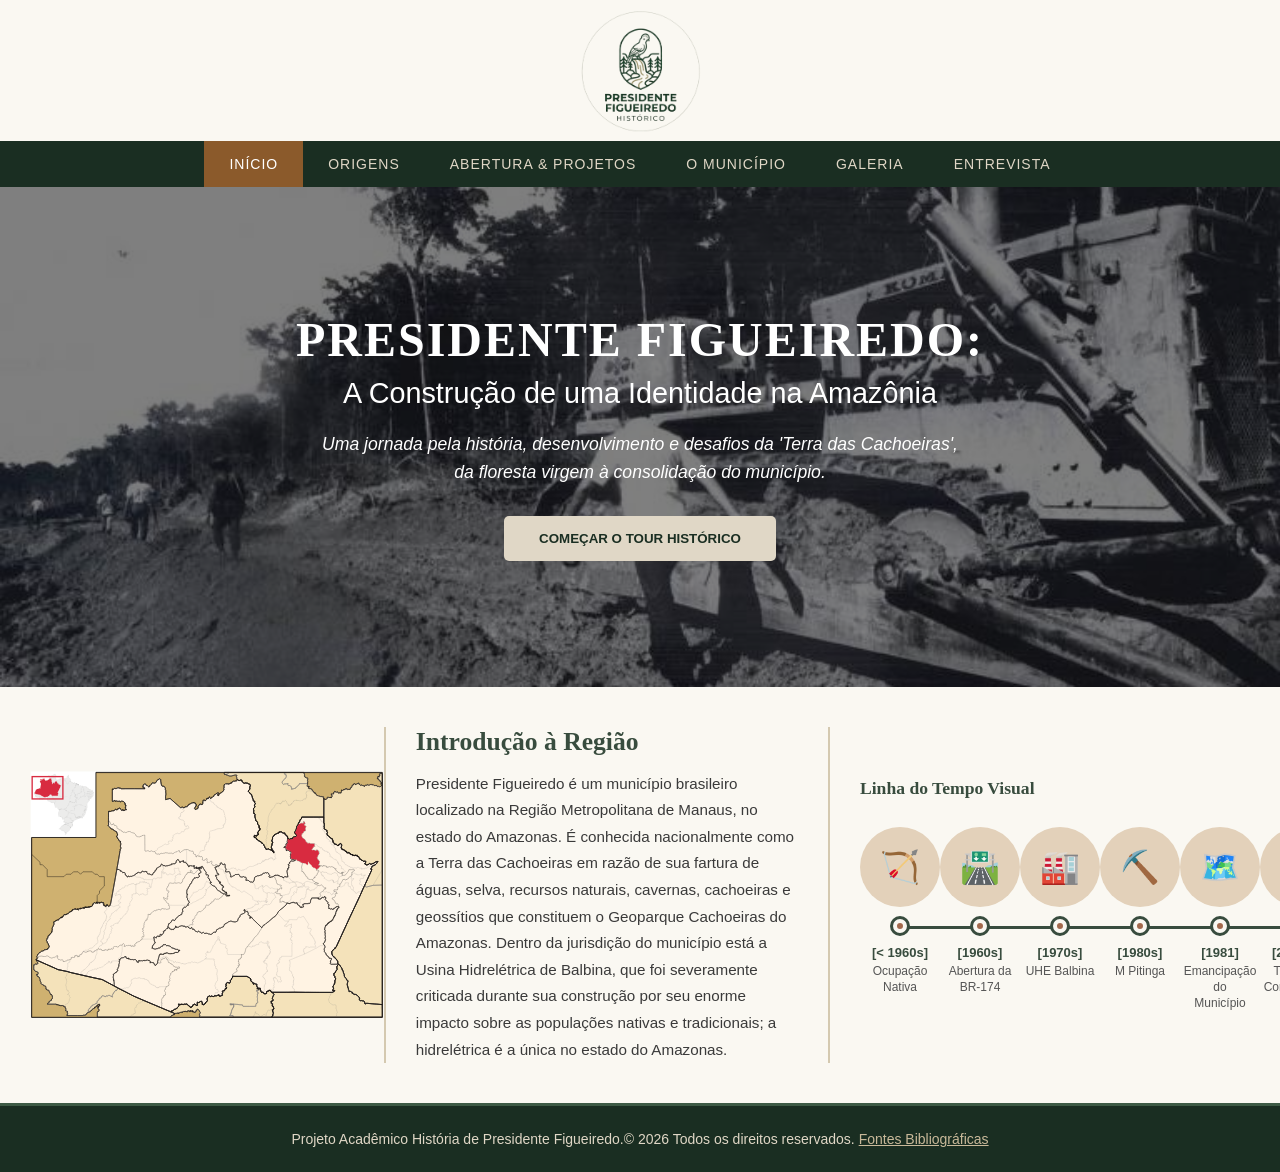
<file: index.html>
<!DOCTYPE html>
<html lang="pt-br">
<head>
    <meta charset="UTF-8">
    <meta name="viewport" content="width=device-width, initial-scale=1.0">
    <title>PF Histórico</title>
    <link rel="icon" type="logo" href="/img/galo,logomini.png">
    <link rel="stylesheet" href="css/style.css">
</head>
<body>
    
    <!-- inicio da pagina -->
    <header class="header-container">
        
        <div class="logo-container">

            <img class="logo-site" src="/img/galo,logomax.png" alt="Logo Site">

            <!--
            <div class="texto-logo">
                <span class="subtitulo-logo">História de</span>
                <h1 class="titulo-logo">Presidente<br>Figueiredo</h1>
            </div>
            -->
        </div>
    </header>

    <nav class="barra-navegacao">
        <ul class="links-paginas">
            <li><a class="active" href="#">INÍCIO</a></li>
            <li><a href="pages/origens.html">ORIGENS</a></li>
            <li><a href="pages/abertura_projetos.html">ABERTURA & PROJETOS</a></li>
            <li><a href="pages/municipio.html">O MUNICÍPIO</a></li>
            <li><a href="pages/galeria.html">GALERIA</a></li>
            <li><a href="pages/entrevista.html">ENTREVISTA</a></li>
            <!--<li><a href="#">NOSSO TIME</a></li>-->
        </ul>
    </nav>

    <main class="main-container">

        <section class="secao-inicial">
            <div class="overlay">
                <div class="conteudo-secao">
                    <h1>PRESIDENTE FIGUEIREDO:</h1>
                    <p class="subtitulo">A Construção de uma Identidade na Amazônia</p>
                    <p class="descricao">Uma jornada pela história, desenvolvimento e desafios da 'Terra das Cachoeiras',<br>
                        da floresta virgem à consolidação do município.
                    </p>
                    <a href="/pages/origens.html"><button class="botao-tour">COMEÇAR O TOUR HISTÓRICO</button></a>
                </div>
            </div>
        </section>
        

        <section class="introducao-container">

            <img src="/img/Presidente_FigueiredoMapa.svg" alt="mapa da cidade" class="mapa-img">

            <article class="bloco-texto">
                <h2>Introdução à Região</h2>
                <p>
                    Presidente Figueiredo é um município brasileiro localizado na Região Metropolitana de Manaus, no estado do
                    Amazonas. É conhecida nacionalmente como a Terra das Cachoeiras em razão de sua fartura de águas, selva,
                    recursos naturais, cavernas, cachoeiras e geossítios que constituem o Geoparque Cachoeiras do Amazonas. Dentro
                    da jurisdição do município está a Usina Hidrelétrica de Balbina, que foi severamente criticada durante sua
                    construção por seu enorme impacto sobre as populações nativas e tradicionais; a hidrelétrica é a única no estado
                    do Amazonas.
                </p>
            </article>

            <aside class="timeline-container">
                <h3 class="timeline-title">Linha do Tempo Visual</h3>
                <div class="timeline">
                    <div class="timeline-line"></div>

                    <div class="timeline-item">
                        <div class="timeline-icon">🏹</div>
                        <div class="timeline-node"></div>
                        <div class="timeline-content">
                            <span class="timeline-date">[< 1960s]</span>
                            <span class="timeline-text">Ocupação Nativa</span>
                        </div>
                    </div>
            
                    <div class="timeline-item">
                        <div class="timeline-icon">🛣️</div>
                        <div class="timeline-node"></div>
                        <div class="timeline-content">
                            <span class="timeline-date">[1960s]</span>
                            <span class="timeline-text">Abertura da BR-174</span>
                        </div>
                    </div>
            
                    <div class="timeline-item">
                        <div class="timeline-icon">🏭</div>
                        <div class="timeline-node"></div>
                        <div class="timeline-content">
                            <span class="timeline-date">[1970s]</span>
                            <span class="timeline-text">UHE Balbina</span>
                        </div>
                    </div>

                    <div class="timeline-item">
                        <div class="timeline-icon">⛏️</div>
                        <div class="timeline-node"></div>
                        <div class="timeline-content">
                            <span class="timeline-date">[1980s]</span>
                            <span class="timeline-text">M Pitinga</span>
                        </div>
                    </div>

                    <div class="timeline-item">
                        <div class="timeline-icon">🗺️</div>
                        <div class="timeline-node"></div>
                        <div class="timeline-content">
                            <span class="timeline-date">[1981]</span>
                            <span class="timeline-text">Emancipação do<br>Município</span>
                        </div>
                    </div>
            
                    <div class="timeline-item">
                        <div class="timeline-icon">🤝</div>
                        <div class="timeline-node"></div>
                        <div class="timeline-content">
                            <span class="timeline-date">[2000s >]</span>
                            <span class="timeline-text">Turismo e<br>Consolidação</span>
                        </div>
                    </div>
                </div>
            </aside>
        </section>
    </main>

    <footer class="footer-copyright">
        <div class="footer-conteudo">
            <p>Projeto Acadêmico História de Presidente Figueiredo.&copy; 2026 Todos os direitos reservados. <a href="/pages/bibliografia.html" target="_blank">Fontes Bibliográficas</a></p>
        </div>
    </footer>

</body>
</html>
</file>
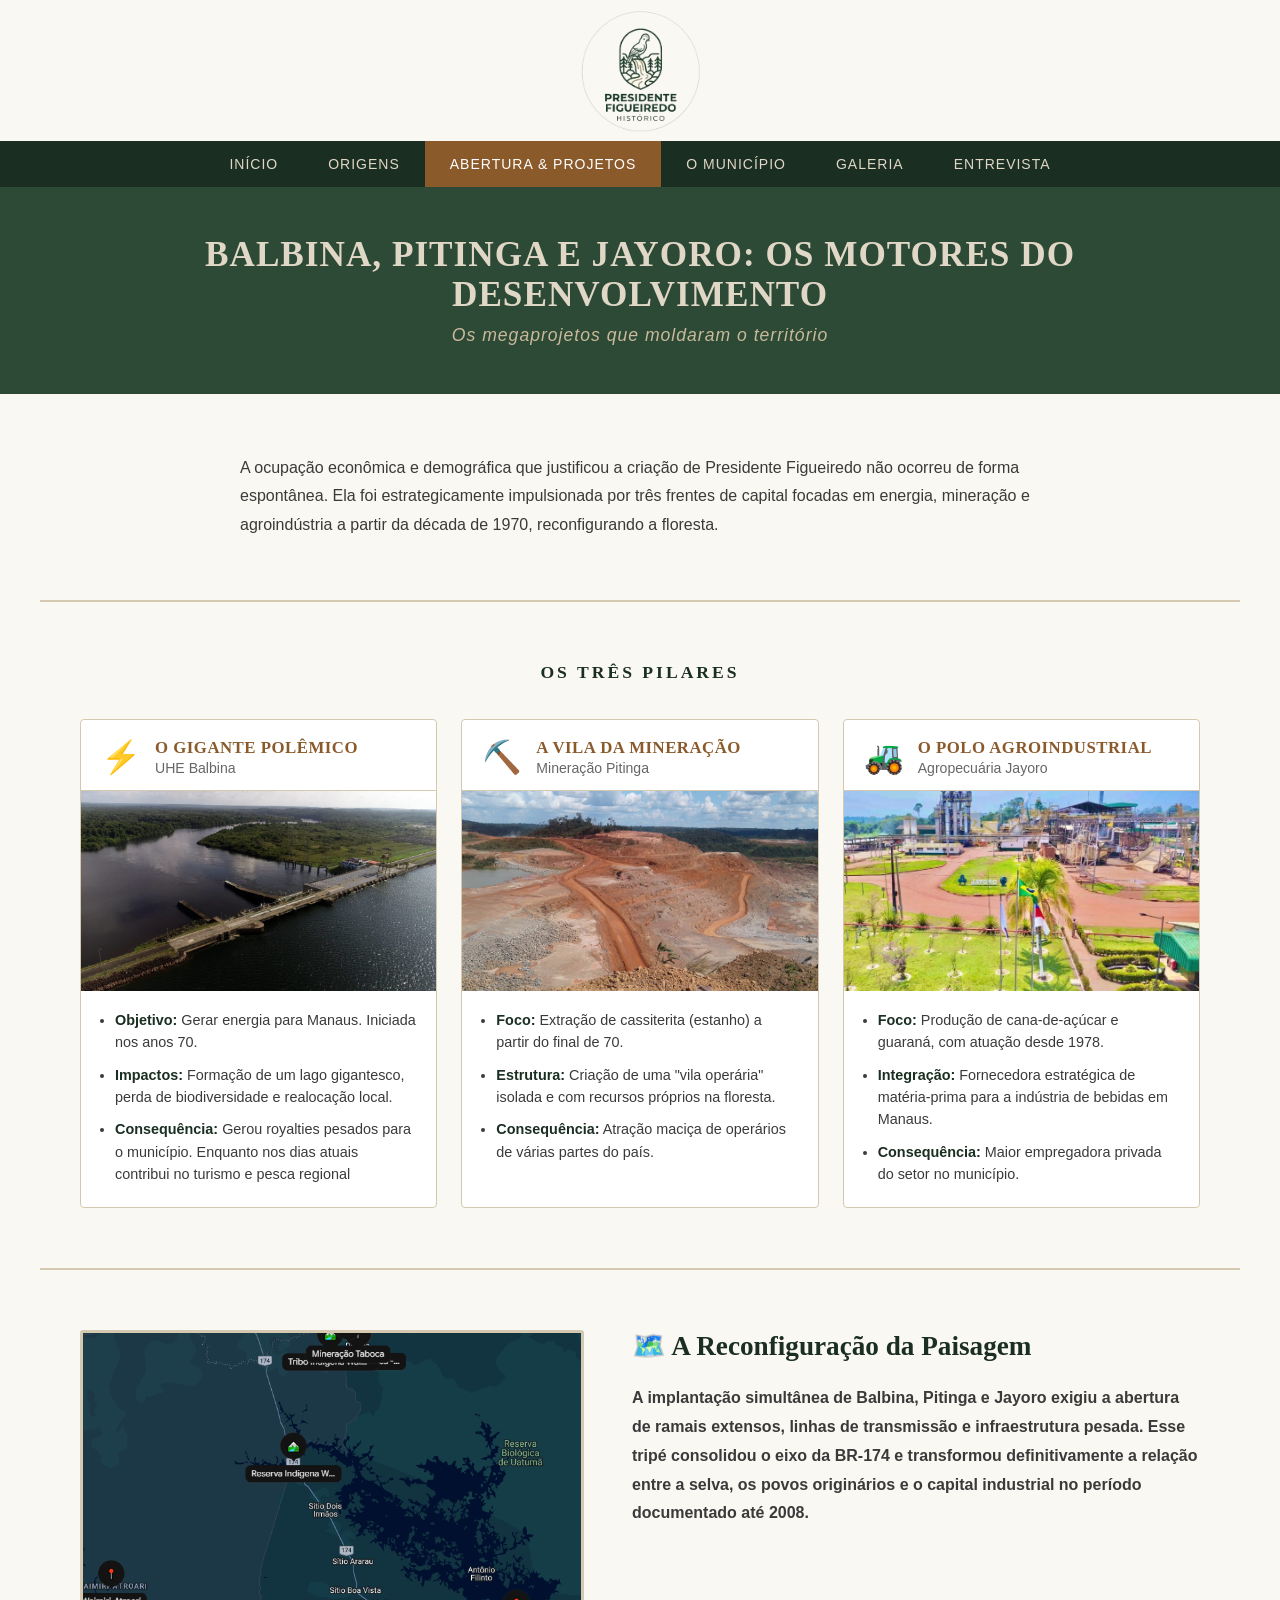
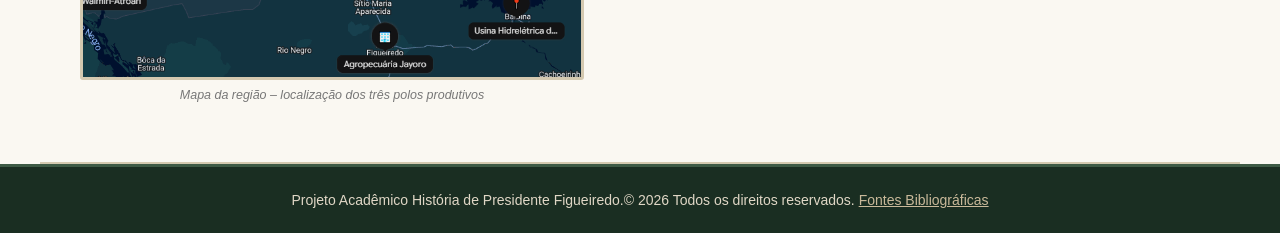
<file: pages/abertura_projetos.html>
<!DOCTYPE html>
<html lang="pt-br">

<head>
    <meta charset="UTF-8">
    <meta name="viewport" content="width=device-width, initial-scale=1.0">
    <title>PF Histórico</title>
    <link rel="icon" type="logo" href="/img/galo,logomini.png">
    <link rel="stylesheet" href="/css/style.css">
</head>

<body>

    <!-- ── HEADER (não alterar) ── -->
    <header class="header-container">
        <div class="logo-container">
            <img class="logo-site" src="/img/galo,logomax.png" alt="Logo Site">
        </div>
    </header>

    <!-- ── NAV (não alterar) ── -->
    <nav class="barra-navegacao">
        <ul class="links-paginas">
            <li><a href="/index.html">INÍCIO</a></li>
            <li><a href="/pages/origens.html">ORIGENS</a></li>
            <li><a class="active" href="#A&P">ABERTURA & PROJETOS</a></li>
            <li><a href="/pages/municipio.html">O MUNICÍPIO</a></li>
            <li><a href="/pages/galeria.html">GALERIA</a></li>
            <li><a href="/pages/entrevista.html">ENTREVISTA</a></li>
        </ul>
    </nav>

    <main class="main-container">

        <section class="ap-hero">
            <div class="ap-hero-conteudo">
                <h1>Balbina, Pitinga e Jayoro: Os Motores do Desenvolvimento</h1>
                <p class="ap-hero-sub">Os megaprojetos que moldaram o território</p>
            </div>
        </section>

        <section class="ap-secao ap-intro">
            <div class="ap-intro-texto">
                <p>
                    A ocupação econômica e demográfica que justificou a criação de Presidente Figueiredo
                    não ocorreu de forma espontânea. Ela foi estrategicamente impulsionada por três frentes
                    de capital focadas em energia, mineração e agroindústria a partir da década de 1970,
                    reconfigurando a floresta.
                </p>
            </div>
        </section>

        <section class="ap-secao ap-pilares">
            <h2 class="ap-pilares-titulo">Os Três Pilares</h2>

            <div class="ap-cards-grid">

                <article class="ap-card">
                    <div class="ap-card-cabecalho">
                        <span class="ap-card-icone">⚡</span>
                        <div>
                            <h3 class="ap-card-titulo">O Gigante Polêmico</h3>
                            <p class="ap-card-subtitulo">UHE Balbina</p>
                        </div>
                    </div>

                    <div class="ap-card-foto-placeholder" aria-label="Foto da Barragem de Balbina">
                        <img src="/img/uhebalbina.jpg" alt="Foto da Barragem de Balbina" class="ap-card-img">
                    </div>

                    <ul class="ap-card-lista">
                        <li><strong>Objetivo:</strong> Gerar energia para Manaus. Iniciada nos anos 70.</li>
                        <li><strong>Impactos:</strong> Formação de um lago gigantesco, perda de biodiversidade e realocação local.</li>
                        <li><strong>Consequência:</strong> Gerou royalties pesados para o município. Enquanto nos dias atuais contribui no turismo e pesca regional</li>
                    </ul>
                </article>

                <article class="ap-card">
                    <div class="ap-card-cabecalho">
                        <span class="ap-card-icone">⛏️</span>
                        <div>
                            <h3 class="ap-card-titulo">A Vila da Mineração</h3>
                            <p class="ap-card-subtitulo">Mineração Pitinga</p>
                        </div>
                    </div>

                    <div class="ap-card-foto-placeholder" aria-label="Foto da Mineração Pitinga">
                        <img src="/img/pitinga-am-antonio-lopes-sema.jpg" alt="Foto da Mineração Pitinga" class="ap-card-img">
                    </div>

                    <ul class="ap-card-lista">
                        <li><strong>Foco:</strong> Extração de cassiterita (estanho) a partir do final de 70.</li>
                        <li><strong>Estrutura:</strong> Criação de uma "vila operária" isolada e com recursos próprios na floresta.</li>
                        <li><strong>Consequência:</strong> Atração maciça de operários de várias partes do país.</li>
                    </ul>
                </article>

                <article class="ap-card">
                    <div class="ap-card-cabecalho">
                        <span class="ap-card-icone">🚜</span>
                        <div>
                            <h3 class="ap-card-titulo">O Polo Agroindustrial</h3>
                            <p class="ap-card-subtitulo">Agropecuária Jayoro</p>
                        </div>
                    </div>

                    <div class="ap-card-foto-placeholder" aria-label="Foto da Agropecuária Jayoro">
                        <img src="/img/jayoro.jfif" alt="Foto da Agropecuária Jayoro" class="ap-card-img">
                    </div>

                    <ul class="ap-card-lista">
                        <li><strong>Foco:</strong> Produção de cana-de-açúcar e guaraná, com atuação desde 1978.</li>
                        <li><strong>Integração:</strong> Fornecedora estratégica de matéria-prima para a indústria de bebidas em Manaus.</li>
                        <li><strong>Consequência:</strong> Maior empregadora privada do setor no município.</li>
                    </ul>
                </article>

            </div>
        </section>

        <section class="ap-secao ap-territorio">
            <div class="ap-territorio-flex">

                <div class="ap-territorio-mapa">
                    <img src="/img/mpgeopf.png" alt="Mapa da região com os três polos marcados" class="ap-mapa-img">
                    <p class="ap-mapa-legenda">Mapa da região – localização dos três polos produtivos</p>
                </div>

                <div class="ap-territorio-texto">
                    <h2 class="ap-territorio-titulo">🗺️ A Reconfiguração da Paisagem</h2>
                    <p>
                        A implantação simultânea de Balbina, Pitinga e Jayoro exigiu a abertura de ramais extensos,
                        linhas de transmissão e infraestrutura pesada. Esse tripé consolidou o eixo da BR-174 e
                        transformou definitivamente a relação entre a selva, os povos originários e o capital
                        industrial no período documentado até 2008.
                    </p>
                </div>

            </div>
        </section>

        <!-- SEÇÃO EXTRA (reservada para futuras atualizações)

        <section class="ap-secao">
            
        </section>
        -->

    </main>

    <footer class="footer-copyright">
        <div class="footer-conteudo">
            <p>Projeto Acadêmico História de Presidente Figueiredo.&copy; 2026 Todos os direitos reservados. <a href="/pages/bibliografia.html" target="_blank">Fontes Bibliográficas</a></p>
        </div>
    </footer>

</body>
</html>
</file>
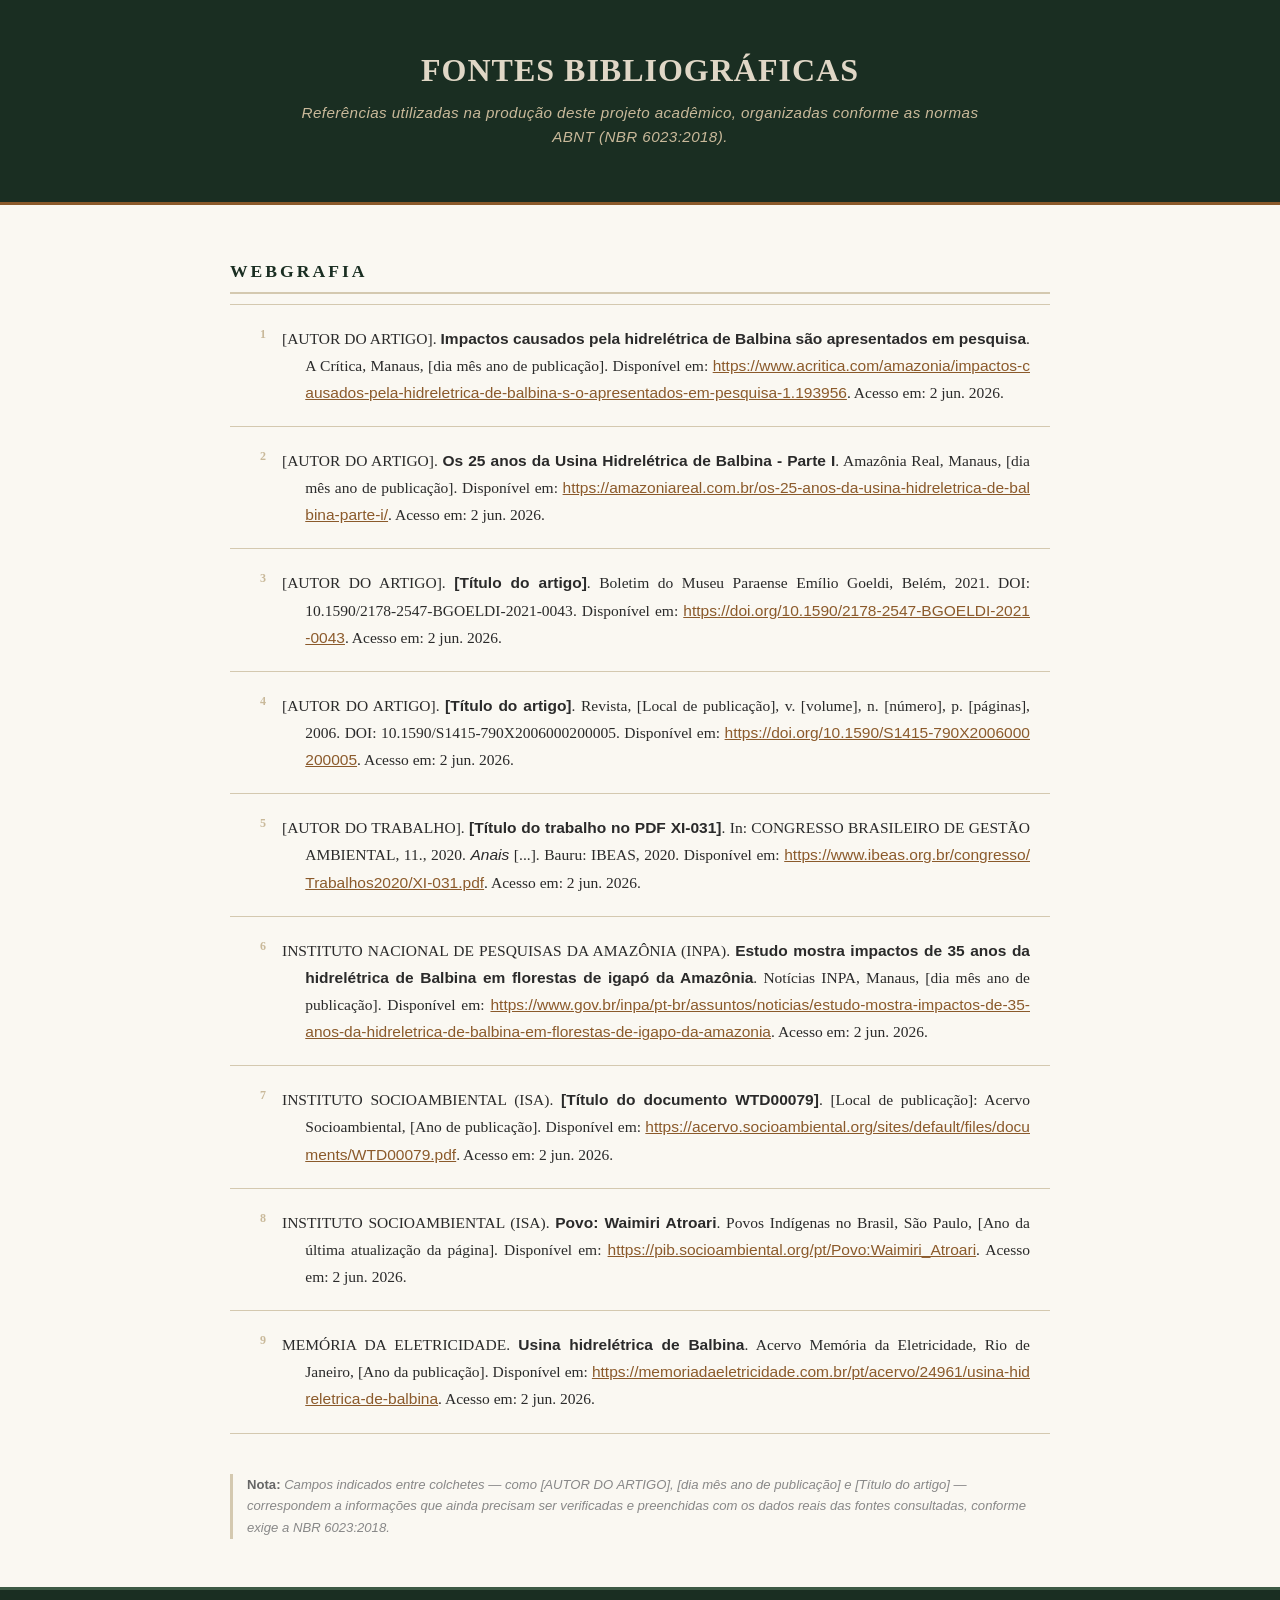
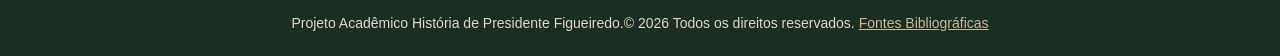
<file: pages/bibliografia.html>
<!DOCTYPE html>
<html lang="pt-br">
<head>
    <meta charset="UTF-8">
    <meta name="viewport" content="width=device-width, initial-scale=1.0">
    <title>HPF - Fontes Bibliográficas</title>
    <link rel="icon" type="logo" href="/img/galo,logomini.png">
    <link rel="stylesheet" href="/css/style.css">
</head>
<body>

    <main class="main-container" id="bibliografia">

        <section class="bib-hero">
            <div class="bib-hero-conteudo">
                <h1>Fontes Bibliográficas</h1>
                <p class="bib-hero-sub">Referências utilizadas na produção deste projeto acadêmico, organizadas conforme as normas ABNT (NBR 6023:2018).</p>
            </div>
        </section>

        <section class="bib-secao">
            <h2 class="bib-secao-titulo">Webgrafia</h2>
            <!--<p class="bib-secao-descricao">
                As referências abaixo estão ordenadas alfabeticamente pelo sobrenome do autor ou pela entrada principal (entidade, título). Campos entre colchetes indicam dados a serem verificados e completados.
            </p>-->

            <ol class="bib-lista" id="bib-lista-referencias">

                <li class="bib-item"
                    data-autor="[AUTOR DO ARTIGO]"
                    data-titulo="Impactos causados pela hidrelétrica de Balbina são apresentados em pesquisa"
                    data-fonte="A Crítica"
                    data-local="Manaus"
                    data-ano="[ano]"
                    data-acesso="2 jun. 2026."
                    data-url="https://www.acritica.com/amazonia/impactos-causados-pela-hidreletrica-de-balbina-s-o-apresentados-em-pesquisa-1.193956">
                    <span class="bib-referencia">
                        [AUTOR DO ARTIGO]. <strong>Impactos causados pela hidrelétrica de Balbina são apresentados em pesquisa</strong>. A Crítica, Manaus, [dia mês ano de publicação].
                        Disponível em: <a class="bib-link" href="https://www.acritica.com/amazonia/impactos-causados-pela-hidreletrica-de-balbina-s-o-apresentados-em-pesquisa-1.193956" target="_blank">https://www.acritica.com/amazonia/impactos-causados-pela-hidreletrica-de-balbina-s-o-apresentados-em-pesquisa-1.193956</a>.
                        Acesso em: 2 jun. 2026.
                    </span>
                </li>

                <li class="bib-item"
                    data-autor="[AUTOR DO ARTIGO]"
                    data-titulo="Os 25 anos da Usina Hidrelétrica de Balbina - Parte I"
                    data-fonte="Amazônia Real"
                    data-local="Manaus"
                    data-ano="[ano]"
                    data-acesso="2 jun. 2026."
                    data-url="https://amazoniareal.com.br/os-25-anos-da-usina-hidreletrica-de-balbina-parte-i/">
                    <span class="bib-referencia">
                        [AUTOR DO ARTIGO]. <strong>Os 25 anos da Usina Hidrelétrica de Balbina - Parte I</strong>. Amazônia Real, Manaus, [dia mês ano de publicação].
                        Disponível em: <a class="bib-link" href="https://amazoniareal.com.br/os-25-anos-da-usina-hidreletrica-de-balbina-parte-i/" target="_blank">https://amazoniareal.com.br/os-25-anos-da-usina-hidreletrica-de-balbina-parte-i/</a>.
                        Acesso em: 2 jun. 2026.
                    </span>
                </li>

                <li class="bib-item"
                    data-autor="[AUTOR DO ARTIGO]"
                    data-titulo="[Título do artigo — DOI: 10.1590/2178-2547-BGOELDI-2021-0043]"
                    data-fonte="Boletim do Museu Paraense Emílio Goeldi"
                    data-local="Belém"
                    data-ano="2021"
                    data-acesso="2 jun. 2026."
                    data-url="https://doi.org/10.1590/2178-2547-BGOELDI-2021-0043">
                    <span class="bib-referencia">
                        [AUTOR DO ARTIGO]. <strong>[Título do artigo]</strong>. Boletim do Museu Paraense Emílio Goeldi, Belém, 2021.
                        DOI: 10.1590/2178-2547-BGOELDI-2021-0043.
                        Disponível em: <a class="bib-link" href="https://doi.org/10.1590/2178-2547-BGOELDI-2021-0043" target="_blank">https://doi.org/10.1590/2178-2547-BGOELDI-2021-0043</a>.
                        Acesso em: 2 jun. 2026.
                    </span>
                </li>

                <li class="bib-item"
                    data-autor="[AUTOR DO ARTIGO]"
                    data-titulo="[Título do artigo — DOI: 10.1590/S1415-790X2006000200005]"
                    data-fonte="Revista"
                    data-local="[Local de publicação]"
                    data-ano="2006"
                    data-acesso="2 jun. 2026."
                    data-url="https://doi.org/10.1590/S1415-790X2006000200005">
                    <span class="bib-referencia">
                        [AUTOR DO ARTIGO]. <strong>[Título do artigo]</strong>. Revista, [Local de publicação], v. [volume], n. [número], p. [páginas], 2006.
                        DOI: 10.1590/S1415-790X2006000200005.
                        Disponível em: <a class="bib-link" href="https://doi.org/10.1590/S1415-790X2006000200005" target="_blank">https://doi.org/10.1590/S1415-790X2006000200005</a>.
                        Acesso em: 2 jun. 2026.
                    </span>
                </li>

                <li class="bib-item"
                    data-autor="[AUTOR DO TRABALHO]"
                    data-titulo="[Título do trabalho no PDF XI-031]"
                    data-fonte="Anais do Congresso Brasileiro de Gestão Ambiental"
                    data-local="Bauru"
                    data-ano="2020"
                    data-acesso="2 jun. 2026."
                    data-url="https://www.ibeas.org.br/congresso/Trabalhos2020/XI-031.pdf">
                    <span class="bib-referencia">
                        [AUTOR DO TRABALHO]. <strong>[Título do trabalho no PDF XI-031]</strong>. In: CONGRESSO BRASILEIRO DE GESTÃO AMBIENTAL, 11., 2020. <em>Anais</em> [...]. Bauru: IBEAS, 2020.
                        Disponível em: <a class="bib-link" href="https://www.ibeas.org.br/congresso/Trabalhos2020/XI-031.pdf" target="_blank">https://www.ibeas.org.br/congresso/Trabalhos2020/XI-031.pdf</a>.
                        Acesso em: 2 jun. 2026.
                    </span>
                </li>

                <li class="bib-item"
                    data-autor="INSTITUTO NACIONAL DE PESQUISAS DA AMAZÔNIA (INPA)"
                    data-titulo="Estudo mostra impactos de 35 anos da hidrelétrica de Balbina em florestas de igapó da Amazônia"
                    data-fonte="Notícias INPA"
                    data-local="Manaus"
                    data-ano="[ano]"
                    data-acesso="2 jun. 2026."
                    data-url="https://www.gov.br/inpa/pt-br/assuntos/noticias/estudo-mostra-impactos-de-35-anos-da-hidreletrica-de-balbina-em-florestas-de-igapo-da-amazonia">
                    <span class="bib-referencia">
                        INSTITUTO NACIONAL DE PESQUISAS DA AMAZÔNIA (INPA). <strong>Estudo mostra impactos de 35 anos da hidrelétrica de Balbina em florestas de igapó da Amazônia</strong>. Notícias INPA, Manaus, [dia mês ano de publicação].
                        Disponível em: <a class="bib-link" href="https://www.gov.br/inpa/pt-br/assuntos/noticias/estudo-mostra-impactos-de-35-anos-da-hidreletrica-de-balbina-em-florestas-de-igapo-da-amazonia" target="_blank">https://www.gov.br/inpa/pt-br/assuntos/noticias/estudo-mostra-impactos-de-35-anos-da-hidreletrica-de-balbina-em-florestas-de-igapo-da-amazonia</a>.
                        Acesso em: 2 jun. 2026.
                    </span>
                </li>

                <li class="bib-item"
                    data-autor="INSTITUTO SOCIOAMBIENTAL (ISA)"
                    data-titulo="[Título do documento WTD00079]"
                    data-fonte="Acervo Socioambiental"
                    data-local="[Local de publicação]"
                    data-ano="[ano]"
                    data-acesso="2 jun. 2026."
                    data-url="https://acervo.socioambiental.org/sites/default/files/documents/WTD00079.pdf">
                    <span class="bib-referencia">
                        INSTITUTO SOCIOAMBIENTAL (ISA). <strong>[Título do documento WTD00079]</strong>. [Local de publicação]: Acervo Socioambiental, [Ano de publicação].
                        Disponível em: <a class="bib-link" href="https://acervo.socioambiental.org/sites/default/files/documents/WTD00079.pdf" target="_blank">https://acervo.socioambiental.org/sites/default/files/documents/WTD00079.pdf</a>.
                        Acesso em: 2 jun. 2026.
                    </span>
                </li>

                <li class="bib-item"
                    data-autor="INSTITUTO SOCIOAMBIENTAL (ISA)"
                    data-titulo="Povo: Waimiri Atroari"
                    data-fonte="Povos Indígenas no Brasil"
                    data-local="São Paulo"
                    data-ano="[ano]"
                    data-acesso="2 jun. 2026."
                    data-url="https://pib.socioambiental.org/pt/Povo:Waimiri_Atroari">
                    <span class="bib-referencia">
                        INSTITUTO SOCIOAMBIENTAL (ISA). <strong>Povo: Waimiri Atroari</strong>. Povos Indígenas no Brasil, São Paulo, [Ano da última atualização da página].
                        Disponível em: <a class="bib-link" href="https://pib.socioambiental.org/pt/Povo:Waimiri_Atroari" target="_blank">https://pib.socioambiental.org/pt/Povo:Waimiri_Atroari</a>.
                        Acesso em: 2 jun. 2026.
                    </span>
                </li>

                <li class="bib-item"
                    data-autor="MEMÓRIA DA ELETRICIDADE"
                    data-titulo="Usina hidrelétrica de Balbina"
                    data-fonte="Acervo Memória da Eletricidade"
                    data-local="Rio de Janeiro"
                    data-ano="[ano]"
                    data-acesso="2 jun. 2026."
                    data-url="https://memoriadaeletricidade.com.br/pt/acervo/24961/usina-hidreletrica-de-balbina">
                    <span class="bib-referencia">
                        MEMÓRIA DA ELETRICIDADE. <strong>Usina hidrelétrica de Balbina</strong>. Acervo Memória da Eletricidade, Rio de Janeiro, [Ano da publicação].
                        Disponível em: <a class="bib-link" href="https://memoriadaeletricidade.com.br/pt/acervo/24961/usina-hidreletrica-de-balbina" target="_blank">https://memoriadaeletricidade.com.br/pt/acervo/24961/usina-hidreletrica-de-balbina</a>.
                        Acesso em: 2 jun. 2026.
                    </span>
                </li>

            </ol>
        </section>

        <section class="bib-nota-secao">
            <p class="bib-nota-texto">
                <strong>Nota:</strong> Campos indicados entre colchetes — como <em>[AUTOR DO ARTIGO]</em>, <em>[dia mês ano de publicação]</em> e <em>[Título do artigo]</em> — correspondem a informações que ainda precisam ser verificadas e preenchidas com os dados reais das fontes consultadas, conforme exige a NBR 6023:2018.
            </p>
        </section>

    </main>


    <footer class="footer-copyright">
        <div class="footer-conteudo">
            <p>Projeto Acadêmico História de Presidente Figueiredo.&copy; 2026 Todos os direitos reservados. <a href="/pages/bibliografia.html" target="_blank">Fontes Bibliográficas</a></p>
        </div>
    </footer>

</body>
</html>
</file>
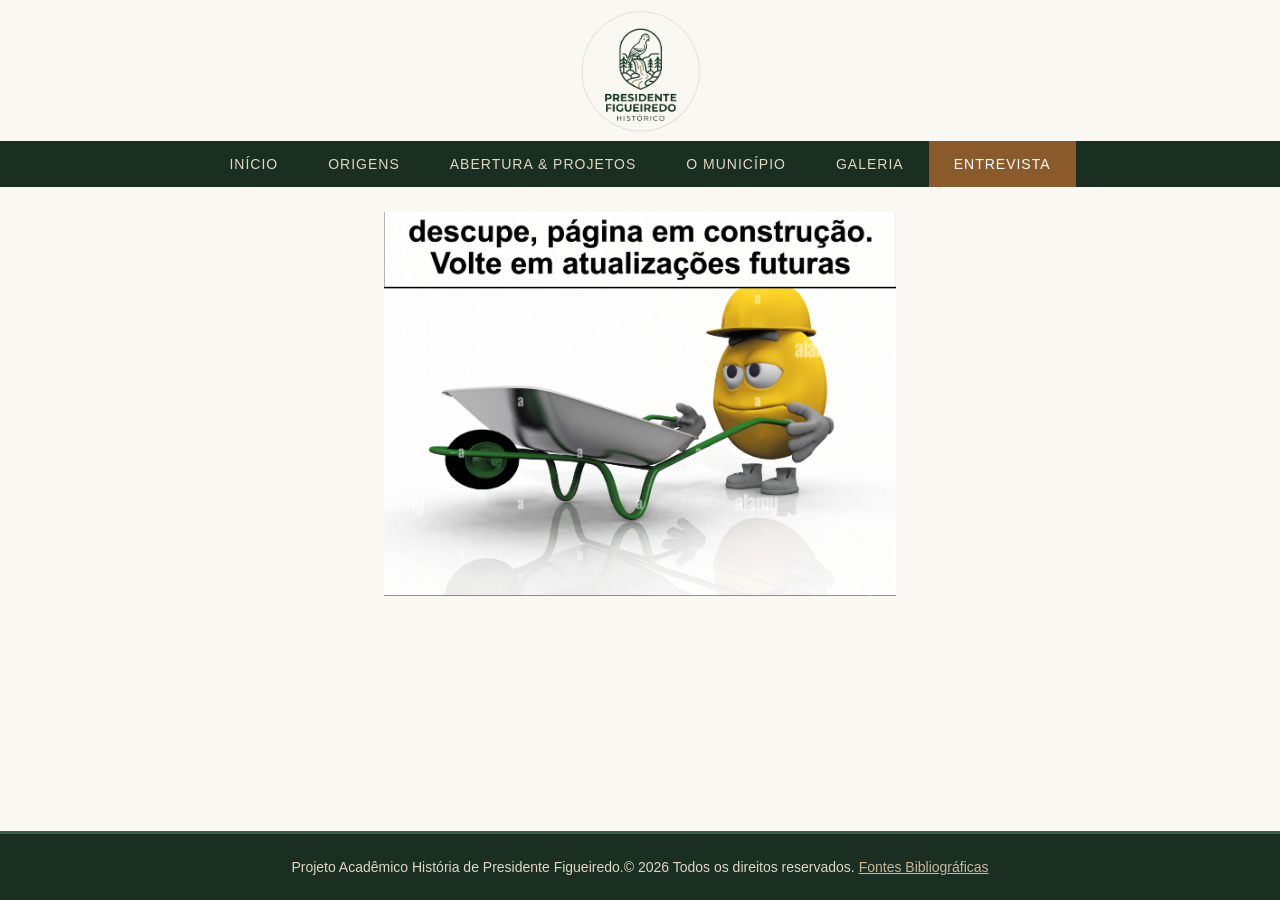
<file: pages/entrevista.html>
<!DOCTYPE html>
<html lang="pt-br">
<head>
    <meta charset="UTF-8">
    <meta name="viewport" content="width=device-width, initial-scale=1.0">
    <title>PF Histórico</title>
    <link rel="icon" type="logo" href="/img/galo,logomini.png">
    <link rel="stylesheet" href="/css/style.css">
</head>
<body>
    
   <header class="header-container">
        
    <div class="logo-container">

        <img class="logo-site" src="/img/galo,logomax.png" alt="Logo Site">

        <!--
        <div class="texto-logo">
            <span class="subtitulo-logo">História de</span>
            <h1 class="titulo-logo">Presidente<br>Figueiredo</h1>
        </div>
        -->
    </div>

    </header>
    
    <nav class="barra-navegacao">
        <ul class="links-paginas">
            <li><a href="/index.html">INÍCIO</a></li>
            <li><a href="/pages/origens.html">ORIGENS</a></li>
            <li><a href="/pages/abertura_projetos.html">ABERTURA & PROJETOS</a></li>
            <li><a href="/pages/municipio.html">O MUNICÍPIO</a></li>
            <li><a href="/pages/galeria.html">GALERIA</a></li>
            <li><a class="active" href="#entrevista">ENTREVISTA</a></li>
        </ul>
    </nav>

   <!--continuação do conteudo-->
    <main class="main-container">
        <img class="meme" src="/img/memeconstrução.jpg" alt="meme">
    </main>

    
    <!--rodapé-->
    <footer class="footer-copyright">
        <div class="footer-conteudo">
            <p>Projeto Acadêmico História de Presidente Figueiredo.&copy; 2026 Todos os direitos reservados. <a href="/pages/bibliografia.html" target="_blank">Fontes Bibliográficas</a></p>
        </div>
    </footer>

</body>
</html>
</file>
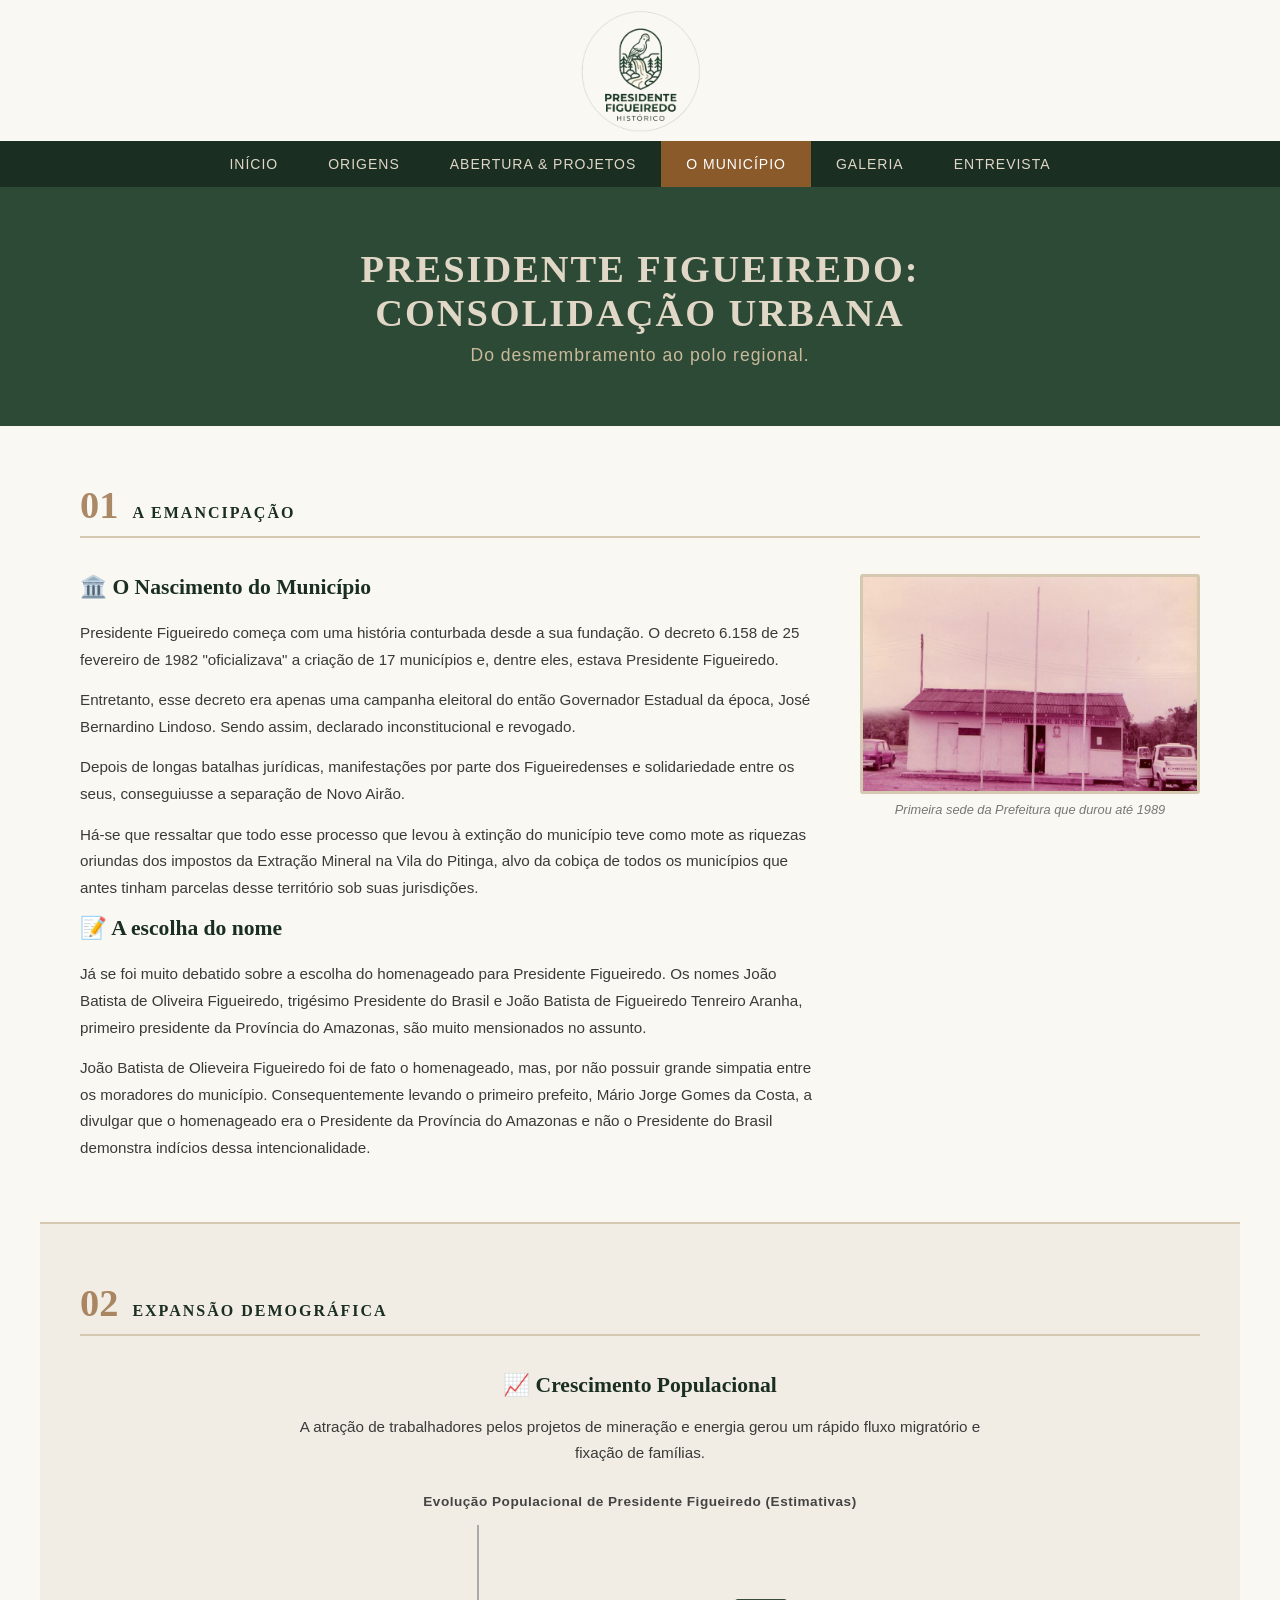
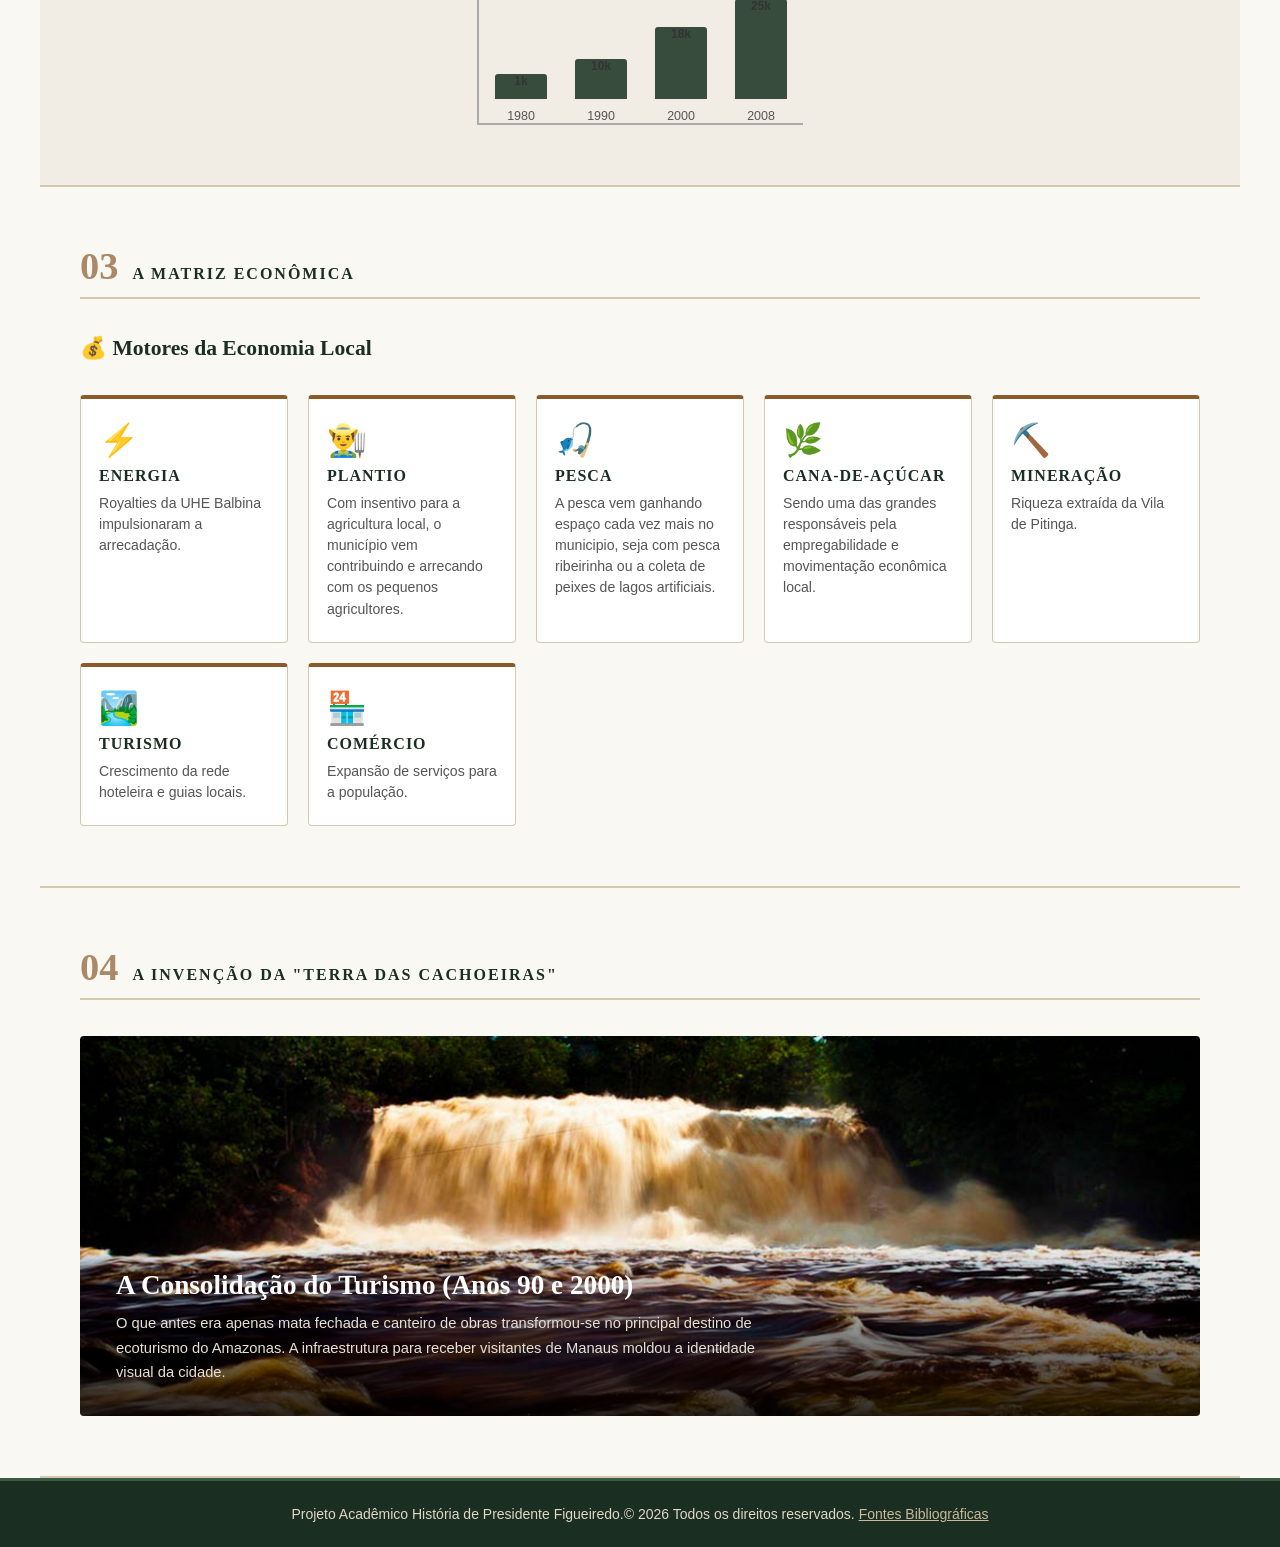
<file: pages/municipio.html>
<!DOCTYPE html>
<html lang="pt-br">
<head>
    <meta charset="UTF-8">
    <meta name="viewport" content="width=device-width, initial-scale=1.0">
    <title>PF Histórico</title>
    <link rel="icon" type="logo" href="/img/galo,logomini.png">
    <link rel="stylesheet" href="/css/style.css">
</head>
<body>

    <header class="header-container">
        <div class="logo-container">
            <img class="logo-site" src="/img/galo,logomax.png" alt="Logo Site">
        </div>
    </header>

    <nav class="barra-navegacao">
        <ul class="links-paginas">
            <li><a href="/index.html">INÍCIO</a></li>
            <li><a href="/pages/origens.html">ORIGENS</a></li>
            <li><a href="/pages/abertura_projetos.html">ABERTURA & PROJETOS</a></li>
            <li><a class="active" href="#municipio">O MUNICÍPIO</a></li>
            <li><a href="/pages/galeria.html">GALERIA</a></li>
            <li><a href="/pages/entrevista.html">ENTREVISTA</a></li>
        </ul>
    </nav>

    <main class="main-container" id="municipio">

        <section class="mun-hero">
            <div class="mun-hero-overlay">
                <div class="mun-hero-conteudo">
                    <h1>Presidente Figueiredo: Consolidação Urbana</h1>
                    <p class="mun-hero-sub">Do desmembramento ao polo regional.</p>
                </div>
            </div>
        </section>

        <section class="mun-secao" id="emancipacao">

            <div class="mun-secao-cabecalho">
                <span class="mun-num-secao">01</span>
                <h2 class="mun-titulo-secao">A Emancipação</h2>
            </div>

            <div class="mun-secao-corpo mun-dois-col">

                <div class="mun-col-texto">
                    <h3 class="mun-bloco-titulo">🏛️ O Nascimento do Município</h3>
                    <p>
                        Presidente Figueiredo começa com uma história conturbada desde a sua fundação.
                        O decreto 6.158 de 25 fevereiro de 1982 "oficializava" a criação de 17 municípios e, 
                        dentre eles, estava Presidente Figueiredo. 
                    </p>
                    <p>
                        Entretanto, esse decreto era apenas uma campanha eleitoral do então Governador 
                        Estadual da época, José Bernardino Lindoso. Sendo assim, declarado inconstitucional e revogado.
                    </p>
                    <p>
                        Depois de longas batalhas jurídicas, manifestações por parte dos Figueiredenses e 
                        solidariedade entre os seus, conseguiusse a separação de Novo Airão.
                    </p>
                    <p>
                        Há-se que ressaltar que todo esse processo que levou à extinção do município teve como 
                        mote as riquezas oriundas dos impostos da Extração Mineral na Vila do Pitinga, alvo da cobiça 
                        de todos os municípios que antes tinham parcelas desse território sob suas jurisdições. 
                    </p>

                    <h3 class="mun-bloco-titulo">📝 A escolha do nome</h3>
                    <p>
                        Já se foi muito debatido sobre a escolha do homenageado para Presidente Figueiredo. Os nomes
                        João Batista de Oliveira Figueiredo, trigésimo Presidente do Brasil e João Batista de Figueiredo Tenreiro Aranha, 
                        primeiro presidente da Província do Amazonas, são muito mensionados no assunto.
                    </p>
                    <p>
                        João Batista de Olieveira Figueiredo foi de fato o homenageado, mas, por não possuir grande simpatia entre os moradores do município.
                        Consequentemente levando o primeiro prefeito, Mário Jorge Gomes da Costa, a divulgar que o homenageado era o Presidente da Província do 
                        Amazonas e não o Presidente do Brasil demonstra indícios dessa intencionalidade.
                    </p>
                </div>

                <div class="mun-col-midia">

                    <figure class="mun-figura">
                        <img
                            src="/img/sedemun.png"
                            alt="Primeira Sede Administrativa"
                            class="mun-img"
                        >
                        <figcaption>Primeira sede da Prefeitura que durou até 1989</figcaption>
                    </figure>
                </div>

            </div>
        </section>

        <section class="mun-secao mun-secao-alt" id="demografia">

            <div class="mun-secao-cabecalho">
                <span class="mun-num-secao">02</span>
                <h2 class="mun-titulo-secao">Expansão Demográfica</h2>
            </div>

            <div class="mun-secao-corpo">

                <div class="mun-texto-centro">
                    <h3 class="mun-bloco-titulo">📈 Crescimento Populacional</h3>
                    <p>
                        A atração de trabalhadores pelos projetos de mineração e energia
                        gerou um rápido fluxo migratório e fixação de famílias.
                    </p>
                </div>

                <div class="mun-grafico-wrap">
                    <p class="mun-grafico-legenda">Evolução Populacional de Presidente Figueiredo (Estimativas)</p>
                    <div class="mun-grafico">
                        <div class="mun-barra-grupo">
                            <div class="mun-barra" style="--h: 25px"></div>
                            <span class="mun-barra-valor">1k</span>
                            <span class="mun-barra-ano">1980</span>
                        </div>

                        <div class="mun-barra-grupo">
                            <div class="mun-barra" style="--h: 40px"></div>
                            <span class="mun-barra-valor">10k</span>
                            <span class="mun-barra-ano">1990</span>
                        </div>

                        <div class="mun-barra-grupo">
                            <div class="mun-barra" style="--h: 72px"></div>
                            <span class="mun-barra-valor">18k</span>
                            <span class="mun-barra-ano">2000</span>
                        </div>

                        <div class="mun-barra-grupo">
                            <div class="mun-barra" style="--h: 100px"></div>
                            <span class="mun-barra-valor">25k</span>
                            <span class="mun-barra-ano">2008</span>
                        </div>
                    </div>
                </div>

                <!-- Texto complementar, tabelas ou citações sobre população aqui -->

            </div>
        </section>

        <section class="mun-secao" id="economia">

            <div class="mun-secao-cabecalho">
                <span class="mun-num-secao">03</span>
                <h2 class="mun-titulo-secao">A Matriz Econômica</h2>
            </div>

            <div class="mun-secao-corpo">
                <h3 class="mun-bloco-titulo">💰 Motores da Economia Local</h3>

                <div class="mun-cards-grid">

                    <div class="mun-card">
                        <span class="mun-card-icone">⚡</span>
                        <h4 class="mun-card-titulo">Energia</h4>
                        <p class="mun-card-desc">Royalties da UHE Balbina impulsionaram a arrecadação.</p>
                    </div>
                    
                    <div class="mun-card">
                        <span class="mun-card-icone">👨‍🌾</span>
                        <h4 class="mun-card-titulo">Plantio</h4>
                        <p class="mun-card-desc">Com insentivo para a agricultura local, o município vem contribuindo e arrecando com os pequenos agricultores.</p>
                    </div>

                    <div class="mun-card">
                        <span class="mun-card-icone">🎣</span>
                        <h4 class="mun-card-titulo">Pesca</h4>
                        <p class="mun-card-desc">A pesca vem ganhando espaço cada vez mais no municipio, seja com pesca ribeirinha ou a coleta de peixes de lagos artificiais.</p>
                    </div>

                    <div class="mun-card">
                        <span class="mun-card-icone">🌿</span>
                        <h4 class="mun-card-titulo">Cana-de-Açúcar</h4>
                        <p class="mun-card-desc">Sendo uma das grandes responsáveis pela empregabilidade e movimentação econômica local.</p>
                    </div>

                    <div class="mun-card">
                        <span class="mun-card-icone">⛏️</span>
                        <h4 class="mun-card-titulo">Mineração</h4>
                        <p class="mun-card-desc">Riqueza extraída da Vila de Pitinga.</p>
                    </div>

                    <div class="mun-card">
                        <span class="mun-card-icone">🏞️</span>
                        <h4 class="mun-card-titulo">Turismo</h4>
                        <p class="mun-card-desc">Crescimento da rede hoteleira e guias locais.</p>
                    </div>

                    <div class="mun-card">
                        <span class="mun-card-icone">🏪</span>
                        <h4 class="mun-card-titulo">Comércio</h4>
                        <p class="mun-card-desc">Expansão de serviços para a população.</p>
                    </div>

                </div>

                <!-- Texto aprofundado sobre cada setor, gráficos ou fontes aqui -->

            </div>
        </section>

        <section class="mun-secao mun-secao-destaque" id="turismo">
            <div class="mun-secao-cabecalho">
                <span class="mun-num-secao">04</span>
                <h2 class="mun-titulo-secao">A Invenção da "Terra das Cachoeiras"</h2>
            </div>

            <div class="mun-secao-corpo">
                <div class="mun-banner-foto">
                    <img
                        src="/img/iracema.jpg"
                        alt="Cachoeiras de Presidente Figueiredo"
                        class="mun-banner-img"
                    >
                    <div class="mun-banner-overlay">
                        <h3>A Consolidação do Turismo (Anos 90 e 2000)</h3>
                        <p>
                            O que antes era apenas mata fechada e canteiro de obras
                            transformou-se no principal destino de ecoturismo do Amazonas.
                            A infraestrutura para receber visitantes de Manaus moldou a
                            identidade visual da cidade.
                        </p>
                    </div>
                </div>

                <!-- Texto complementar, galeria de fotos, depoimentos sobre turismo aqui -->

            </div>
        </section>

        <!-- novas seções fututuras abaixo -->

    </main>

    <footer class="footer-copyright">
        <div class="footer-conteudo">
            <p>Projeto Acadêmico História de Presidente Figueiredo.&copy; 2026 Todos os direitos reservados. <a href="/pages/bibliografia.html" target="_blank">Fontes Bibliográficas</a></p>
        </div>
    </footer>

</body>
</html>
</file>
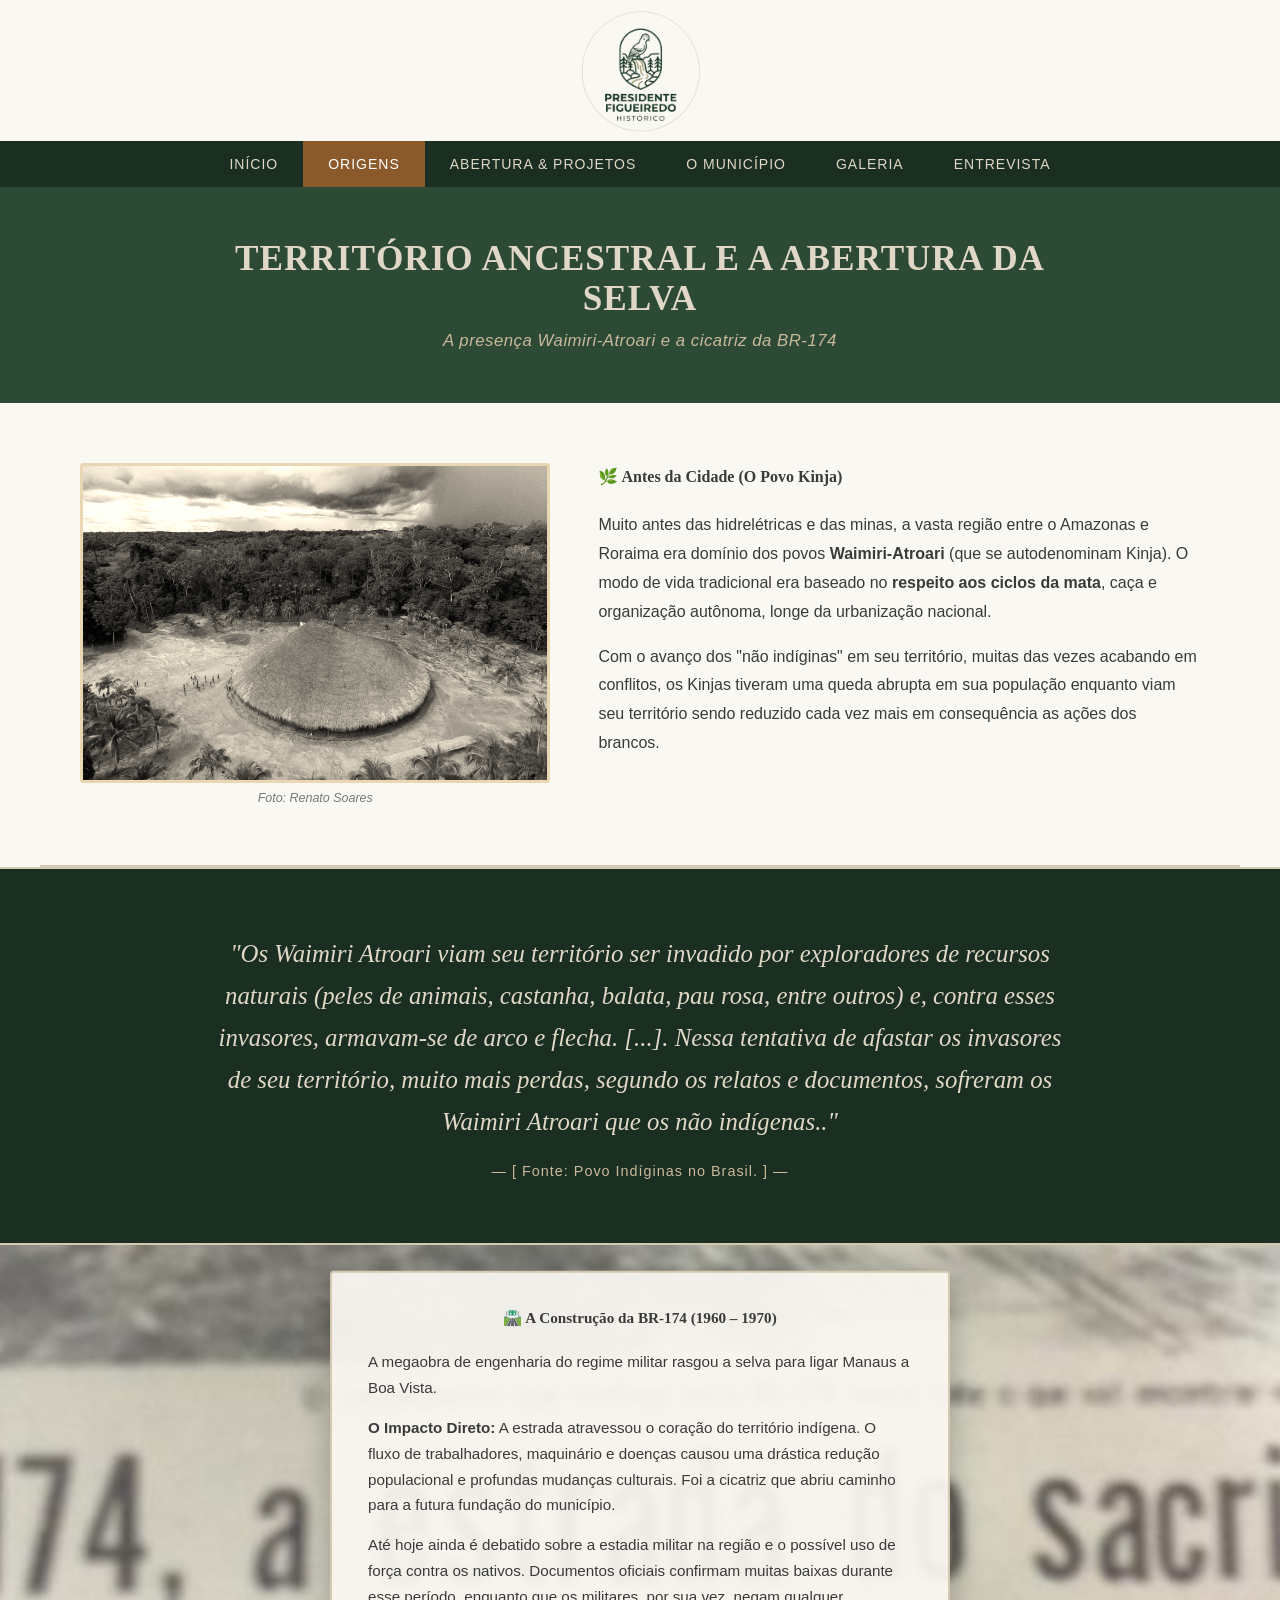
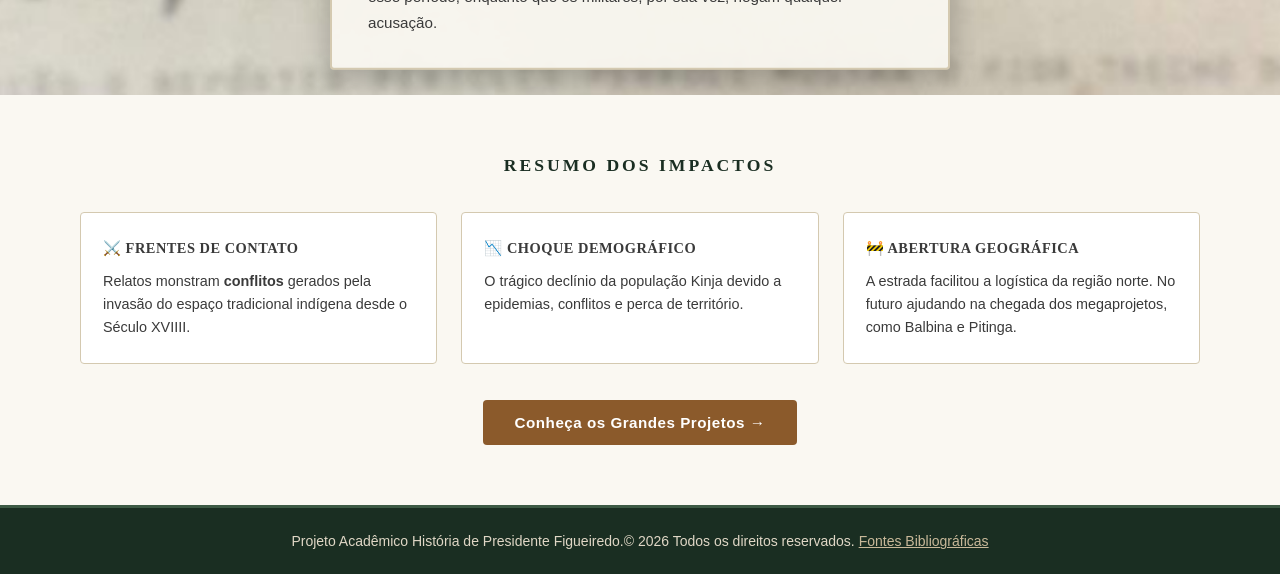
<file: pages/origens.html>
<!DOCTYPE html>
<html lang="pt-br">
<head>
    <meta charset="UTF-8">
    <meta name="viewport" content="width=device-width, initial-scale=1.0">
    <title>Origens | PF Histórico</title>
    <link rel="icon" type="logo" href="/img/galo,logomini.png">
    <link rel="stylesheet" href="/css/style.css">
</head>
<body>

    <header class="header-container">
        <div class="logo-container">
            <img class="logo-site" src="/img/galo,logomax.png" alt="Logo Site">
        </div>
    </header>

    <nav class="barra-navegacao">
        <ul class="links-paginas">
            <li><a href="/index.html">INÍCIO</a></li>
            <li><a class="active" href="#origens">ORIGENS</a></li>
            <li><a href="/pages/abertura_projetos.html">ABERTURA & PROJETOS</a></li>
            <li><a href="/pages/municipio.html">O MUNICÍPIO</a></li>
            <li><a href="/pages/galeria.html">GALERIA</a></li>
            <li><a href="/pages/entrevista.html">ENTREVISTA</a></li>
        </ul>
    </nav>

    <main class="main-container" id="origens">


        <section class="ori-hero">
            <div class="ori-hero-conteudo">
                <h1>Território Ancestral e a Abertura da Selva</h1>
                <p class="ori-hero-sub">A presença Waimiri-Atroari e a cicatriz da BR-174</p>
            </div>
        </section>

        <section class="ori-secao ori-sec1-flex">

            <div class="ori-sec1-imagem">
                <img
                    src="/img/ocawaimiri.png"
                    alt="Fotografia histórica da floresta amazônica ou do Rio Uatumã"
                    class="ori-img-historica"
                >
                <p class="ori-img-legenda">Foto: Renato Soares</p>
            </div>

            <div class="ori-sec1-texto">
                <p class="ori-sec1-icone-titulo">🌿 Antes da Cidade (O Povo Kinja)</p>
                <p>
                    Muito antes das hidrelétricas e das minas, a vasta região entre o Amazonas
                    e Roraima era domínio dos povos <strong>Waimiri-Atroari</strong> (que se
                    autodenominam Kinja). O modo de vida tradicional era baseado no
                    <strong>respeito aos ciclos da mata</strong>, caça e organização autônoma,
                    longe da urbanização nacional.
                </p>
                <P>
                    Com o avanço dos "não indíginas" em seu território, muitas das vezes acabando
                    em conflitos, os Kinjas tiveram uma queda abrupta em sua população enquanto viam
                    seu território sendo reduzido cada vez mais em consequência as ações dos brancos.
                </P>
            </div>

        </section>

        <section class="ori-secao ori-sec2-citacao">
            <blockquote class="ori-citacao-bloco">
                <p>
                    "Os Waimiri Atroari viam seu território ser invadido por exploradores de recursos naturais (peles de animais, castanha, balata, pau rosa, entre outros) e, contra esses invasores, armavam-se de arco e flecha. [...]. Nessa tentativa de afastar os invasores de seu território, muito mais perdas, segundo os relatos e documentos, sofreram os Waimiri Atroari que os não indígenas.."
                </p>
                
                <footer class="ori-citacao-fonte">— [ Fonte: Povo Indíginas no Brasil. ] —</footer>
            </blockquote>
        </section>

        <section class="ori-secao ori-sec3-feature">

            <img
                src="/img/jornaldBr.png"
                alt="Construção da BR-174"
                class="ori-sec3-img-fundo"
            >

            <div class="ori-sec3-cartao">
                <p class="ori-sec3-icone-titulo">🛣️ A Construção da BR-174 (1960 – 1970)</p>
                <p>
                    A megaobra de engenharia do regime militar rasgou a selva para ligar
                    Manaus a Boa Vista.
                </p>
                <p>
                    <strong>O Impacto Direto:</strong> A estrada atravessou o coração do
                    território indígena. O fluxo de trabalhadores, maquinário e doenças causou
                    uma drástica redução populacional e profundas mudanças culturais.
                    Foi a cicatriz que abriu caminho para a futura fundação do município.
                </p>
                <p>
                    Até hoje ainda é debatido sobre a estadia militar na região e o possível uso de força contra os nativos.
                    Documentos oficiais confirmam muitas baixas durante esse período, enquanto que os militares, por sua vez, negam
                    qualquer acusação.
                </p>
                
            </div>

        </section>

        <section class="ori-secao ori-sec4-grid">

            <h2 class="ori-sec4-titulo">Resumo dos Impactos</h2>

            <div class="ori-impactos-grid">

                <div class="ori-impacto-card">
                    <p class="ori-impacto-icone-titulo">⚔️ Frentes de Contato</p>
                    <p> Relatos monstram <strong>conflitos</strong> gerados pela invasão do espaço tradicional indígena
                        desde o Século XVIIII.</p>
                </div>

                <div class="ori-impacto-card">
                    <p class="ori-impacto-icone-titulo">📉 Choque Demográfico</p>
                    <p>O trágico declínio da população Kinja devido a epidemias, conflitos e perca de território.</p>
                </div>

                <div class="ori-impacto-card">
                    <p class="ori-impacto-icone-titulo">🚧 Abertura Geográfica</p>
                    <p>A estrada facilitou a logística da região norte. No futuro ajudando na chegada dos megaprojetos, como Balbina e Pitinga.</p>
                </div>

            </div>

            <div class="ori-sec4-botao-container">
                <a href="/pages/abertura_projetos.html" class="ori-botao-proximo">
                    Conheça os Grandes Projetos →
                </a>
            </div>

        </section>

    </main>

    <footer class="footer-copyright">
        <div class="footer-conteudo">
            <p>Projeto Acadêmico História de Presidente Figueiredo.&copy; 2026 Todos os direitos reservados.
            <a href="/pages/bibliografia.html" target="_blank">Fontes Bibliográficas</a></p>
        </div>
    </footer>

</body>
</html>
</file>
<file: css/style.css>
* {
    margin: 0;
    padding: 0;
    box-sizing: border-box;
    font-family: 'Segoe UI', Tahoma, Geneva, Verdana, sans-serif;
}

:root {
    --bg-color: #FAF8F2;
    --text-dark: #1A1A1A;
    --line-color: #384C3E;
    --icon-bg: #E3D1BA;
    --node-inner: #A4694D;
}

body {
    margin: 0;
    display: flex;
    flex-direction: column;
    min-height: 100vh;
    background-color: var(--bg-color);
}

.logo-container {
    display: flex;
    align-items: center;
    justify-content: center;
}

.logo-site {
    width: 11%;
}

.header-container {
    text-align: center;
}

.barra-navegacao {
    background-color: #1a2e22;
    padding: 0;
    width: 100%;
    position: sticky;
    top: 0;
    z-index: 1000;
}

.links-paginas {
    list-style: none;
    margin: 0;
    padding: 0;
    display: flex;
    justify-content: center;
    align-items: center;
}

.links-paginas li a {
    display: block;
    padding: 15px 25px;
    color: #e0d7c6;
    text-decoration: none;
    font-weight: 500;
    font-size: 14px;
    letter-spacing: 1px;
    transition: background 0.3s, color 0.3s;
}

.links-paginas li a:hover {
    background-color: #2d4a36;
    color: #ffffff;
}

.active {
    background-color: #8b5a2b !important;
    color: #ffffff !important;
}

.main-container {
    flex: 1;
}

.secao-inicial {
    background-image: url('/img/construcaobr.jpg');
    background-size: cover;
    background-position: center;
    background-attachment: scroll;
    min-height: 500px;
    position: relative;
    color: #ffffff;
}

.overlay {
    background-color: rgba(0, 0, 0, 0.5);
    width: 100%;
    height: 100%;
    min-height: 500px;
    display: flex;
    align-items: center;
    justify-content: center;
}

.conteudo-secao {
    text-align: center;
    max-width: 800px;
    padding: 20px;
}

.conteudo-secao h1 {
    font-family: 'Georgia', serif;
    font-size: 3rem;
    margin-bottom: 10px;
    letter-spacing: 2px;
}

.subtitulo {
    font-size: 1.8rem;
    font-weight: 300;
    margin-bottom: 20px;
}

.descricao {
    font-size: 1.1rem;
    line-height: 1.6;
    margin-bottom: 30px;
    font-style: italic;
}

.botao-tour {
    display: inline-block;
    padding: 15px 35px;
    background-color: #e0d7c6;
    color: #1a2e22;
    font-weight: bold;
    border: none;
    border-radius: 5px;
    cursor: pointer;
    transition: transform 0.3s, background 0.3s;
}

.botao-tour:hover {
    background-color: #ffffff;
    transform: scale(1.05);
}

/* ── SEÇÃO INTRO + LINHA DO TEMPO ── */
.introducao-container {
    display: flex;
    flex-direction: row;
    align-items: stretch;
    gap: 0;
    background-color: var(--bg-color);
    padding: 40px 30px;
    max-width: 1400px;
    margin: 0 auto;
    width: 100%;
}

/* Coluna 1 – Mapa */
.mapa-img {
    width: 29%;
    flex-shrink: 0;
    object-fit: contain;
    align-self: center;
}

/* Coluna 2 – Texto */
.bloco-texto {
    flex: 1;
    min-width: 0;
    padding: 0 30px;
    display: flex;
    flex-direction: column;
    justify-content: center;
    border-left: 2px solid #d4c9b0;
    border-right: 2px solid #d4c9b0;
}

.bloco-texto h2 {
    font-family: 'Georgia', serif;
    font-size: 1.6rem;
    color: var(--line-color);
    margin-bottom: 14px;
}

.bloco-texto p {
    font-size: 0.95rem;
    line-height: 1.75;
    color: #3a3a3a;
}

/* Coluna 3 – Timeline */
.timeline-container {
    flex-shrink: 0;
    width: 420px;
    padding: 20px 20px 20px 30px;
    display: flex;
    flex-direction: column;
    justify-content: center;
    align-items: flex-start;
    background-color: var(--bg-color);
    color: var(--text-dark);
}

.timeline-title {
    font-family: 'Georgia', serif;
    font-size: 1.1rem;
    font-weight: bold;
    margin-bottom: 28px;
    color: var(--line-color);
}

/* Linha do tempo – horizontal */
.timeline {
    display: flex;
    flex-direction: row;
    justify-content: space-between;
    align-items: flex-start;
    position: relative;
    width: 100%;
    padding-top: 0;
}

/* Linha conectora horizontal */
.timeline-line {
    position: absolute;
    top: 99px;
    left: 40px;
    right: -62px;
    width: auto;
    height: 3px;
    background-color: var(--line-color);
    z-index: 1;
}

/* Cada item */
.timeline-item {
    display: flex;
    flex-direction: column;
    align-items: center;
    position: relative;
    z-index: 2;
    width: 80px;
    text-align: center;
}

/* Ícone circular */
.timeline-icon {
    width: 80px;
    height: 80px;
    background-color: var(--icon-bg);
    border-radius: 50%;
    display: flex;
    justify-content: center;
    align-items: center;
    font-size: 32px;
    flex-shrink: 0;
    margin-bottom: 12px;
}

/* Nó na linha */
.timeline-node {
    width: 14px;
    height: 14px;
    background-color: var(--node-inner);
    border: 4px solid var(--bg-color);
    box-shadow: 0 0 0 3px var(--line-color);
    border-radius: 50%;
    margin-bottom: 12px;
}

/* Texto abaixo do nó */
.timeline-content {
    display: flex;
    flex-direction: column;
    align-items: center;
}

.timeline-date {
    font-weight: bold;
    font-size: 13px;
    margin-bottom: 4px;
    color: var(--line-color);
}

.timeline-text {
    font-size: 12px;
    line-height: 1.3;
    color: #555;
}

.footer-copyright {
    background-color: #1a2e22;
    color: #e0d7c6;
    padding: 5px 0;
    font-family: 'Georgia', serif;
    font-size: 14px;
    border-top: 3px solid #3d5a45;
}

.footer-conteudo {
    padding: 20px;
    text-align: center;
}

.footer-conteudo a {
    color: #c9b99a;
    text-decoration: underline;
}

/* ── RESPONSIVIDADE ── */
@media (max-width: 1024px) {
    .timeline-container {
        width: 360px;
    }
}

@media (max-width: 768px) {
    .introducao-container {
        flex-direction: column;
        align-items: center;
        padding: 30px 20px;
        gap: 30px;
    }

    .mapa-img {
        width: 180px;
    }

    .bloco-texto {
        border-left: none;
        border-right: none;
        border-top: 2px solid #d4c9b0;
        border-bottom: 2px solid #d4c9b0;
        padding: 20px 0;
    }

    .timeline-container {
        width: 100%;
        padding: 0;
        align-items: center;
    }

    .timeline-title {
        text-align: center;
    }

    .timeline-line {
        top: 99px;
        left: 40px;
        right: 40px;
    }

    .conteudo-secao h1 {
        font-size: 2rem;
    }

    .subtitulo {
        font-size: 1.3rem;
    }
}

@media (max-width: 480px) {
    .links-paginas {
        flex-wrap: wrap;
    }

    .links-paginas li a {
        padding: 10px 12px;
        font-size: 12px;
    }

    .timeline-item {
        width: 60px;
    }

    .timeline-icon {
        width: 60px;
        height: 60px;
        font-size: 24px;
    }

    .timeline-line {
        top: 79px;
        left: 30px;
        right: 30px;
    }
}


/* municipio.html Prefixo: .mun- */

:root {
    --mun-verde-escuro : #1a2e22;
    --mun-verde-medio  : #2d4a36;
    --mun-marrom       : #8b5a2b;
    --mun-creme        : #e0d7c6;
    --mun-borda        : #d4c9b0;
    --mun-card-bg      : #ffffff;
    --mun-grafico-barra: #384C3E;
    --mun-bg-turismo   : url('#');
}

/* hero */
.mun-hero {
    background-color: var(--mun-verde-medio);
    background-size: cover;
    background-position: center;
    position: relative;
}

.mun-hero-overlay {
    background-color: var(--mun-verde-medio);
    padding: 60px 20px;
    display: flex;
    align-items: center;
    justify-content: center;
}

.mun-hero-conteudo {
    text-align: center;
    max-width: 860px;
}

.mun-hero-conteudo h1 {
    font-family: 'Georgia', serif;
    font-size: 2.4rem;
    font-weight: bold;
    color: var(--mun-creme);
    letter-spacing: 2px;
    text-transform: uppercase;
    margin-bottom: 10px;
}

.mun-hero-sub {
    font-size: 1.1rem;
    font-weight: 300;
    color: #c9b99a;
    letter-spacing: 1px;
}

/* seção */
.mun-secao {
    padding: 60px 40px;
    background-color: var(--bg-color);
    border-bottom: 2px solid var(--mun-borda);
    max-width: 1200px;
    margin: 0 auto;
    width: 100%;
}

/* Fundo alternado para seções pares */
.mun-secao-alt {
    background-color: #f2ede4;
}

.mun-secao-cabecalho {
    display: flex;
    align-items: baseline;
    gap: 14px;
    margin-bottom: 36px;
    padding-bottom: 12px;
    border-bottom: 2px solid var(--mun-borda);
}

.mun-num-secao {
    font-family: 'Georgia', serif;
    font-size: 2.4rem;
    font-weight: bold;
    color: var(--mun-marrom);
    line-height: 1;
    opacity: 0.7;
}

.mun-titulo-secao {
    font-family: 'Georgia', serif;
    font-size: 1rem;
    font-weight: bold;
    letter-spacing: 2px;
    text-transform: uppercase;
    color: var(--mun-verde-escuro);
}

.mun-secao-corpo {
    display: flex;
    flex-direction: column;
    gap: 28px;
}

.mun-dois-col {
    flex-direction: row;
    align-items: flex-start;
    gap: 40px;
}

.mun-col-texto {
    flex: 1;
    display: flex;
    flex-direction: column;
    gap: 14px;
}

.mun-col-texto p {
    font-size: 0.95rem;
    line-height: 1.75;
    color: #3a3a3a;
}

.mun-col-midia {
    flex: 0 0 340px;
}

.mun-bloco-titulo {
    font-family: 'Georgia', serif;
    font-size: 1.35rem;
    color: var(--mun-verde-escuro);
    margin-bottom: 6px;
}

.mun-figura {
    display: flex;
    flex-direction: column;
    gap: 8px;
}

.mun-img {
    width: 100%;
    height: 220px;
    object-fit: cover;
    border: 3px solid var(--mun-borda);
    border-radius: 3px;
    background-color: #c8bfaf;
}

.mun-figura figcaption {
    font-size: 0.8rem;
    color: #777;
    font-style: italic;
    text-align: center;
}

.mun-texto-centro {
    text-align: center;
    max-width: 700px;
    margin: 0 auto;
    display: flex;
    flex-direction: column;
    gap: 10px;
}

.mun-texto-centro p {
    font-size: 0.95rem;
    line-height: 1.7;
    color: #3a3a3a;
}

/* ── GRÁFICO DE BARRAS ── */
.mun-grafico-wrap {
    display: flex;
    flex-direction: column;
    align-items: center;
    gap: 16px;
}

.mun-grafico-legenda {
    font-size: 0.85rem;
    font-weight: 600;
    color: #444;
    letter-spacing: 0.5px;
}

.mun-grafico {
    display: flex;
    align-items: flex-end;
    gap: 28px;
    height: 200px;
    padding: 0 16px;
    border-bottom: 2px solid #aaa;
    border-left: 2px solid #aaa;
}

.mun-barra-grupo {
    display: flex;
    flex-direction: column;
    align-items: center;
    gap: 4px;
    position: relative;
}

.mun-barra {
    width: 52px;
    height: var(--h);
    background-color: var(--mun-grafico-barra);
    border-radius: 3px 3px 0 0;
    transition: opacity 0.3s;
    min-height: 8px;
}

.mun-barra:hover {
    opacity: 0.75;
}

.mun-barra-valor {
    font-size: 0.75rem;
    font-weight: 700;
    color: #333;
    position: absolute;
    bottom: calc(var(--h) + 4px);
}

.mun-barra-ano {
    font-size: 0.78rem;
    color: #555;
    margin-top: 6px;
    white-space: nowrap;
}

.mun-cards-grid {
    display: grid;
    grid-template-columns: repeat(auto-fit, minmax(180px, 1fr));
    gap: 20px;
}

.mun-card {
    background-color: var(--mun-card-bg);
    border: 1px solid var(--mun-borda);
    border-top: 4px solid var(--mun-marrom);
    border-radius: 4px;
    padding: 22px 18px;
    display: flex;
    flex-direction: column;
    gap: 8px;
    transition: box-shadow 0.25s, transform 0.25s;
}

.mun-card:hover {
    box-shadow: 0 6px 18px rgba(0,0,0,0.1);
    transform: translateY(-3px);
}

.mun-card-icone {
    font-size: 2rem;
}

.mun-card-titulo {
    font-family: 'Georgia', serif;
    font-size: 1rem;
    font-weight: bold;
    color: var(--mun-verde-escuro);
    text-transform: uppercase;
    letter-spacing: 1px;
}

.mun-card-desc {
    font-size: 0.88rem;
    line-height: 1.5;
    color: #555;
}

.mun-banner-foto {
    position: relative;
    width: 100%;
    height: 380px;
    overflow: hidden;
    border-radius: 4px;
}

.mun-banner-img {
    width: 100%;
    height: 100%;
    object-fit: cover;
    /* Placeholder enquanto a imagem real não é inserida */
    background-color: #5a7a5e;
    display: block;
}

.mun-banner-overlay {
    position: absolute;
    bottom: 0;
    left: 0;
    right: 0;
    padding: 32px 36px;
    background: linear-gradient(to top, rgba(0,0,0,0.82) 0%, rgba(0,0,0,0) 100%);
    color: #ffffff;
}

.mun-banner-overlay h3 {
    font-family: 'Georgia', serif;
    font-size: 1.7rem;
    margin-bottom: 10px;
}

.mun-banner-overlay p {
    font-size: 0.92rem;
    line-height: 1.65;
    max-width: 680px;
    color: #e8e0d4;
}

/* ── RESPONSIVIDADE – página município ── */
@media (max-width: 900px) {
    .mun-dois-col {
        flex-direction: column;
    }

    .mun-col-midia {
        flex: unset;
        width: 100%;
    }
}

@media (max-width: 768px) {
    .mun-secao {
        padding: 40px 20px;
    }

    .mun-hero-conteudo h1 {
        font-size: 1.7rem;
    }

    .mun-grafico {
        gap: 16px;
    }

    .mun-barra {
        width: 38px;
    }

    .mun-banner-foto {
        height: 280px;
    }

    .mun-banner-overlay h3 {
        font-size: 1.3rem;
    }
}

@media (max-width: 480px) {
    .mun-cards-grid {
        grid-template-columns: 1fr 1fr;
    }

    .mun-num-secao {
        font-size: 1.8rem;
    }

    .mun-grafico {
        gap: 10px;
    }

    .mun-barra {
        width: 28px;
    }
}


/* abertura_projetos.html Prefixo: .ap-*/

:root {
    --ap-verde-escuro  : #1a2e22;
    --ap-verde-medio   : #2d4a36;
    --ap-marrom        : #8b5a2b;
    --ap-creme         : #e0d7c6;
    --ap-creme-claro   : #c9b99a;
    --ap-borda         : #d4c9b0;
    --ap-card-bg       : #ffffff;
    --ap-texto         : #3a3a3a;
}

/* Hero */

.ap-hero {
    background-color: var(--ap-verde-medio);
    padding: 48px 20px;
    text-align: center;
}

.ap-hero-conteudo h1 {
    font-family: 'Georgia', serif;
    font-size: 2.2rem;
    font-weight: bold;
    color: var(--ap-creme);
    letter-spacing: 1px;
    text-transform: uppercase;
    margin-bottom: 10px;
    max-width: 900px;
    margin-left: auto;
    margin-right: auto;
}

.ap-hero-sub {
    font-size: 1.1rem;
    font-weight: 400;
    font-style: italic;
    color: var(--ap-creme-claro);
    letter-spacing: 1px;
}

/* seção genérica */
.ap-secao {
    padding: 60px 40px;
    border-bottom: 2px solid var(--ap-borda);
    max-width: 1200px;
    margin: 0 auto;
    width: 100%;
    box-sizing: border-box;
}

/* seção 1 - intro */
.ap-intro {
    display: flex;
    justify-content: center;
}

.ap-intro-texto {
    max-width: 800px;
    text-align: left;
}

.ap-intro-texto p {
    font-size: 1rem;
    line-height: 1.8;
    color: var(--ap-texto);
}

/* seção 2 - três pilares */
.ap-pilares-titulo {
    font-family: 'Georgia', serif;
    font-size: 1.1rem;
    font-weight: bold;
    letter-spacing: 3px;
    text-transform: uppercase;
    color: var(--ap-verde-escuro);
    text-align: center;
    margin-bottom: 36px;
}

/* Grid de 3 cards iguais */
.ap-cards-grid {
    display: grid;
    grid-template-columns: repeat(3, 1fr);
    gap: 24px;
}

/* card individual */
.ap-card {
    background-color: var(--ap-card-bg);
    border: 1px solid var(--ap-borda);
    border-radius: 4px;
    overflow: hidden;
    display: flex;
    flex-direction: column;
    transition: box-shadow 0.25s, transform 0.25s;
}

.ap-card:hover {
    box-shadow: 0 8px 22px rgba(0, 0, 0, 0.1);
    transform: translateY(-4px);
}

/* cabeçalho do card (ícone + títulos) */
.ap-card-cabecalho {
    display: flex;
    align-items: center;
    gap: 14px;
    padding: 18px 20px 14px;
    border-bottom: 1px solid var(--ap-borda);
}

.ap-card-icone {
    font-size: 2rem;
    flex-shrink: 0;
}

.ap-card-titulo {
    font-family: 'Georgia', serif;
    font-size: 1.05rem;
    font-weight: bold;
    color: var(--ap-marrom);
    text-transform: uppercase;
    letter-spacing: 0.5px;
    margin: 0 0 2px;
}

.ap-card-subtitulo {
    font-size: 0.88rem;
    color: #666;
    margin: 0;
}

/* Placeholder/container da foto */
.ap-card-foto-placeholder {
    width: 100%;
    height: 200px;
    background-color: #c8bfaf;
    overflow: hidden;
    flex-shrink: 0;
}

/* Imagem real do card – quando src for preenchido */
.ap-card-img {
    width: 100%;
    height: 100%;
    object-fit: cover;
    display: block;
    /* Oculta broken-image quando src="#" */
    color: transparent;
}

/* Lista de informações */
.ap-card-lista {
    list-style: disc;
    padding: 18px 20px 22px 34px;
    display: flex;
    flex-direction: column;
    gap: 10px;
    flex: 1;
}

.ap-card-lista li {
    font-size: 0.9rem;
    line-height: 1.55;
    color: var(--ap-texto);
}

.ap-card-lista li strong {
    color: var(--ap-verde-escuro);
}

/* seção 3 - impacto no territorio */
.ap-territorio-flex {
    display: flex;
    flex-direction: row;
    align-items: flex-start;
    gap: 48px;
}

/* Coluna do mapa */
.ap-territorio-mapa {
    flex: 0 0 45%;
    display: flex;
    flex-direction: column;
    gap: 8px;
}

.ap-mapa-img {
    width: 100%;
    height: 350px;
    object-fit: cover;
    border: 3px solid var(--ap-borda);
    border-radius: 3px;
    background-color: #9cb8a0;
    color: transparent;
    display: block;
}

.ap-mapa-legenda {
    font-size: 0.78rem;
    font-style: italic;
    color: #777;
    text-align: center;
}

/* Coluna do texto */
.ap-territorio-texto {
    flex: 1;
    min-width: 0;
    display: flex;
    flex-direction: column;
    gap: 18px;
    justify-content: center;
}

.ap-territorio-titulo {
    font-family: 'Georgia', serif;
    font-size: 1.7rem;
    color: var(--ap-verde-escuro);
    font-weight: bold;
    margin-bottom: 4px;
}

.ap-territorio-texto p {
    font-size: 1rem;
    line-height: 1.8;
    color: var(--ap-texto);
    font-weight: 600;
}

/* RESPONSIVIDADE – página Abertura & Projetos */

/* Tablet */
@media (max-width: 1024px) {
    .ap-cards-grid {
        grid-template-columns: repeat(2, 1fr);
    }

    .ap-hero-conteudo h1 {
        font-size: 1.8rem;
    }
}

/* Mobile grande */
@media (max-width: 768px) {
    .ap-secao {
        padding: 40px 20px;
    }

    .ap-cards-grid {
        grid-template-columns: 1fr;
    }

    .ap-territorio-flex {
        flex-direction: column;
    }

    .ap-territorio-mapa {
        flex: unset;
        width: 100%;
    }

    .ap-mapa-img {
        height: 240px;
    }

    .ap-hero-conteudo h1 {
        font-size: 1.5rem;
    }

    .ap-territorio-titulo {
        font-size: 1.3rem;
    }
}

/* Mobile pequeno */
@media (max-width: 480px) {
    .ap-hero-conteudo h1 {
        font-size: 1.2rem;
        letter-spacing: 0.5px;
    }

    .ap-hero-sub {
        font-size: 0.9rem;
    }

    .ap-card-foto-placeholder {
        height: 160px;
    }
}

/* origens.html Prefixo: .ori-*/

:root {
    --ori-verde-escuro  : #1a2e22;
    --ori-verde-medio   : #2d4a36;
    --ori-marrom        : #8b5a2b;
    --ori-creme         : #e0d7c6;
    --ori-creme-claro   : #c9b99a;
    --ori-borda         : #d4c9b0;
    --ori-card-bg       : #ffffff;
    --ori-texto         : #3a3a3a;
}

/* Hero */
.ori-hero {
    background-color: var(--ori-verde-medio);
    background-size: cover;
    background-position: center;
    padding: 52px 24px;
    text-align: center;
}

.ori-hero-conteudo h1 {
    font-family: 'Georgia', serif;
    font-size: 2.2rem;
    font-weight: bold;
    color: var(--ori-creme);
    letter-spacing: 1px;
    text-transform: uppercase;
    margin-bottom: 12px;
    max-width: 860px;
    margin-left: auto;
    margin-right: auto;
}

.ori-hero-sub {
    font-size: 1.05rem;
    font-weight: 400;
    font-style: italic;
    color: var(--ori-creme-claro);
    letter-spacing: 0.5px;
}

/* seção generica */
.ori-secao {
    padding: 60px 40px;
    border-bottom: 2px solid var(--ori-borda);
    max-width: 1200px;
    margin: 0 auto;
    width: 100%;
    box-sizing: border-box;
}

/* seção 1 */
.ori-sec1-flex {
    display: flex;
    flex-direction: row;
    align-items: flex-start;
    gap: 48px;
}

/* Coluna da imagem */
.ori-sec1-imagem {
    flex: 0 0 42%;
    display: flex;
    flex-direction: column;
    gap: 8px;
}

.ori-img-historica {
    width: 100%;
    height: 320px;
    object-fit: cover;
    border: 3px solid var(--ori-borda);
    border-radius: 3px;
    display: block;
    background-color: #8a9e8a;
    color: transparent;
    filter: sepia(35%);
}

.ori-img-legenda {
    font-size: 0.78rem;
    font-style: italic;
    color: #777;
    text-align: center;
}

/* Coluna do texto */
.ori-sec1-texto {
    flex: 1;
    min-width: 0;
    display: flex;
    flex-direction: column;
    gap: 16px;
    justify-content: center;
}

.ori-sec1-icone-titulo {
    font-family: 'Georgia', serif;
    font-size: 1.2rem;
    font-weight: bold;
    color: var(--ori-verde-escuro);
    margin-bottom: 4px;
}

.ori-sec1-texto p {
    font-size: 1rem;
    line-height: 1.8;
    color: var(--ori-texto);
}

/* seção 2 */
.ori-sec2-citacao {
    background-color: var(--ori-verde-escuro);
    max-width: 100%;
    padding: 64px 40px;
    border-bottom: none;
    border-top: 2px solid var(--ori-borda);
    border-bottom: 2px solid var(--ori-borda);
}

.ori-citacao-bloco {
    max-width: 860px;
    margin: 0 auto;
    border: none;
    padding: 0;
    text-align: center;
}

.ori-citacao-bloco p {
    font-family: 'Georgia', serif;
    font-size: 1.55rem;
    font-style: italic;
    line-height: 1.7;
    color: var(--ori-creme);
}

.ori-citacao-fonte {
    display: block;
    margin-top: 20px;
    font-size: 0.9rem;
    font-style: normal;
    letter-spacing: 1px;
    color: var(--ori-creme-claro);
}

/* seção 3 */
.ori-sec3-feature {
    position: relative;
    padding: 0;
    border-bottom: none;
    max-width: 100%;
    overflow: hidden;
    min-height: 420px;
}

.ori-sec3-img-fundo {
    width: 100%;
    height: 450px;
    object-fit: cover;
    display: block;
    background-color: #6e7d5e;
    color: transparent;
}

.ori-sec3-cartao {
    position: absolute;
    top: 50%;
    left: 50%;
    transform: translate(-50%, -50%);
    background-color: rgba(250, 248, 242, 0.93);
    border: 2px solid var(--ori-borda);
    border-radius: 4px;
    padding: 32px 36px;
    max-width: 620px;
    width: 90%;
    box-shadow: 0 8px 32px rgba(0, 0, 0, 0.25);
    display: flex;
    flex-direction: column;
    gap: 14px;
}

.ori-sec3-icone-titulo {
    font-family: 'Georgia', serif;
    font-size: 1.1rem;
    font-weight: bold;
    color: var(--ori-verde-escuro);
    text-align: center;
    margin-bottom: 4px;
}

.ori-sec3-cartao p {
    font-size: 0.95rem;
    line-height: 1.7;
    color: var(--ori-texto);
}

/* seção 4 */
.ori-sec4-grid {
    display: flex;
    flex-direction: column;
    align-items: center;
    gap: 36px;
    border-bottom: none;
}

.ori-sec4-titulo {
    font-family: 'Georgia', serif;
    font-size: 1.1rem;
    font-weight: bold;
    letter-spacing: 3px;
    text-transform: uppercase;
    color: var(--ori-verde-escuro);
    text-align: center;
}

.ori-impactos-grid {
    display: grid;
    grid-template-columns: repeat(3, 1fr);
    gap: 24px;
    width: 100%;
}

.ori-impacto-card {
    background-color: var(--ori-card-bg);
    border: 1px solid var(--ori-borda);
    border-radius: 4px;
    padding: 24px 22px;
    display: flex;
    flex-direction: column;
    gap: 10px;
    transition: box-shadow 0.25s, transform 0.25s;
}

.ori-impacto-card:hover {
    box-shadow: 0 6px 20px rgba(0, 0, 0, 0.09);
    transform: translateY(-4px);
}

.ori-impacto-icone-titulo {
    font-family: 'Georgia', serif;
    font-size: 1rem;
    font-weight: bold;
    color: var(--ori-marrom);
    text-transform: uppercase;
    letter-spacing: 0.5px;
}

.ori-impacto-card p {
    font-size: 0.9rem;
    line-height: 1.6;
    color: var(--ori-texto);
}

/* Botão de navegação para a próxima página */
.ori-sec4-botao-container {
    text-align: center;
}

.ori-botao-proximo {
    display: inline-block;
    padding: 14px 32px;
    background-color: var(--ori-marrom);
    color: #ffffff;
    font-weight: bold;
    font-size: 0.95rem;
    letter-spacing: 0.5px;
    text-decoration: none;
    border-radius: 4px;
    transition: background-color 0.3s, transform 0.2s;
}

.ori-botao-proximo:hover {
    background-color: var(--ori-verde-escuro);
    transform: scale(1.04);
}

/* ══════════════════════════════
   RESPONSIVIDADE – página origens
══════════════════════════════ */

/* Tablet */
@media (max-width: 1024px) {
    .ori-hero-conteudo h1 {
        font-size: 1.8rem;
    }

    .ori-sec3-img-fundo {
        height: 480px;
    }
}

/* Mobile grande */
@media (max-width: 768px) {
    .ori-secao {
        padding: 40px 20px;
    }

    /* Seção 1: empilha verticalmente */
    .ori-sec1-flex {
        flex-direction: column;
        gap: 28px;
    }

    .ori-sec1-imagem {
        flex: unset;
        width: 100%;
    }

    .ori-img-historica {
        height: 240px;
    }

    /* Seção 2 */
    .ori-sec2-citacao {
        padding: 48px 24px;
    }

    .ori-citacao-bloco p {
        font-size: 1.2rem;
    }

    /* Seção 3 */
    .ori-sec3-feature {
        min-height: 500px;
    }

    .ori-sec3-img-fundo {
        height: 500px;
    }

    .ori-sec3-cartao {
        padding: 24px 20px;
    }

    /* Seção 4: 2 colunas */
    .ori-impactos-grid {
        grid-template-columns: repeat(2, 1fr);
    }

    .ori-hero-conteudo h1 {
        font-size: 1.5rem;
    }
}

/* Mobile pequeno */
@media (max-width: 480px) {
    .ori-hero-conteudo h1 {
        font-size: 1.2rem;
        letter-spacing: 0.5px;
    }

    .ori-hero-sub {
        font-size: 0.9rem;
    }

    /* Seção 4: 1 coluna */
    .ori-impactos-grid {
        grid-template-columns: 1fr;
    }

    .ori-citacao-bloco p {
        font-size: 1rem;
    }

    .ori-sec3-cartao {
        padding: 20px 16px;
    }
}

/* bibliografia.html  |  Prefixo: .bib- Normas ABNT NBR 6023:2018 */
 
:root {
    --bib-verde-escuro : #1a2e22;
    --bib-verde-medio  : #2d4a36;
    --bib-marrom       : #8b5a2b;
    --bib-creme        : #e0d7c6;
    --bib-creme-claro  : #c9b99a;
    --bib-borda        : #d4c9b0;
    --bib-bg           : #FAF8F2;
    --bib-texto        : #2a2a2a;
    --bib-placeholder  : #b08060;
}
 
/* ── Hero ── */
.bib-hero {
    background-color: var(--bib-verde-escuro);
    padding: 52px 24px;
    text-align: center;
    border-bottom: 3px solid var(--bib-marrom);
}
 
.bib-hero-conteudo h1 {
    font-family: 'Georgia', serif;
    font-size: 2rem;
    font-weight: bold;
    color: var(--bib-creme);
    letter-spacing: 1px;
    text-transform: uppercase;
    margin-bottom: 12px;
    max-width: 860px;
    margin-left: auto;
    margin-right: auto;
}
 
.bib-hero-sub {
    font-size: 0.95rem;
    font-weight: 400;
    font-style: italic;
    color: var(--bib-creme-claro);
    letter-spacing: 0.4px;
    max-width: 700px;
    margin: 0 auto;
    line-height: 1.6;
}
 
/* ── Seção principal ── */
.bib-secao {
    max-width: 900px;
    margin: 0 auto;
    padding: 56px 40px 40px;
    width: 100%;
    box-sizing: border-box;
}
 
.bib-secao-titulo {
    font-family: 'Georgia', serif;
    font-size: 1.1rem;
    font-weight: bold;
    letter-spacing: 3px;
    text-transform: uppercase;
    color: var(--bib-verde-escuro);
    margin-bottom: 10px;
    padding-bottom: 10px;
    border-bottom: 2px solid var(--bib-borda);
}
 
.bib-secao-descricao {
    font-size: 0.88rem;
    line-height: 1.7;
    color: #666;
    font-style: italic;
    margin-bottom: 40px;
}
 
/* ── Lista de referências (ABNT: sem marcador, numerada internamente via CSS) ── */
.bib-lista {
    list-style: none;
    counter-reset: bib-counter;
    padding: 0;
    margin: 0;
    display: flex;
    flex-direction: column;
    gap: 0;
}
 
/* ── Item individual ── */
.bib-item {
    counter-increment: bib-counter;
    position: relative;
    padding: 20px 20px 20px 52px;
    border-bottom: 1px solid var(--bib-borda);
    transition: background-color 0.2s;
}
 
.bib-item:first-of-type {
    border-top: 1px solid var(--bib-borda);
}
 
.bib-item:hover {
    background-color: #f3efe6;
}
 
/* Numerador lateral discreto */
.bib-item::before {
    content: counter(bib-counter);
    position: absolute;
    left: 16px;
    top: 22px;
    font-family: 'Georgia', serif;
    font-size: 0.75rem;
    font-weight: bold;
    color: var(--bib-creme-claro);
    min-width: 20px;
    text-align: right;
    user-select: none;
}
 
/* ── Texto da referência (formatação ABNT) ── */
.bib-referencia {
    /*
      NBR 6023:2018:
      - Fonte: tamanho 12 no documento impresso → usamos ~1rem (16px)
      - Espaçamento entre linhas: simples (1.5 no máximo)
      - Alinhamento: justificado
      - Recuo de 0.5cm na segunda linha em diante (hanging indent)
    */
    display: block;
    font-family: 'Georgia', serif;
    font-size: 0.97rem;
    line-height: 1.75;
    color: var(--bib-texto);
    text-align: justify;
    text-indent: 0;
 
    /* Hanging indent: segunda linha recuada (padrão ABNT para lista de refs) */
    padding-left: 1.5em;
    text-indent: -1.5em;
}
 
/* Título em negrito dentro da referência (já aplicado via <strong> no HTML) */
.bib-referencia strong {
    font-weight: bold;
}
 
/* Links dentro das referências */
.bib-link {
    color: var(--bib-marrom);
    word-break: break-all;
    text-decoration: underline;
    font-style: normal;
    transition: color 0.2s;
}
 
.bib-link:hover {
    color: var(--bib-verde-escuro);
}
 
/* ── Nota de rodapé da seção ── */
.bib-nota-secao {
    max-width: 900px;
    margin: 0 auto 48px;
    padding: 0 40px;
    box-sizing: border-box;
}
 
.bib-nota-texto {
    font-size: 0.82rem;
    line-height: 1.65;
    color: #888;
    font-style: italic;
    border-left: 3px solid var(--bib-borda);
    padding-left: 14px;
}
 
.bib-nota-texto strong {
    color: #666;
    font-style: normal;
}
 
/* ══════════════════════════════
   RESPONSIVIDADE – página bibliografia
══════════════════════════════ */
 
@media (max-width: 768px) {
    .bib-hero-conteudo h1 {
        font-size: 1.5rem;
    }
 
    .bib-hero-sub {
        font-size: 0.88rem;
    }
 
    .bib-secao {
        padding: 40px 20px 32px;
    }
 
    .bib-nota-secao {
        padding: 0 20px;
    }
 
    .bib-item {
        padding: 18px 14px 18px 44px;
    }
 
    .bib-referencia {
        font-size: 0.93rem;
    }
}
 
@media (max-width: 480px) {
    .bib-hero-conteudo h1 {
        font-size: 1.2rem;
        letter-spacing: 0.5px;
    }
 
    .bib-secao-titulo {
        font-size: 0.95rem;
        letter-spacing: 2px;
    }
 
    .bib-item {
        padding-left: 36px;
    }
 
    .bib-item::before {
        left: 10px;
    }
 
    .bib-referencia {
        font-size: 0.88rem;
        line-height: 1.65;
    }
}

:root {
        --glr-verde-escuro : #1a2e22;
        --glr-verde-medio  : #2d4a36;
        --glr-marrom       : #8b5a2b;
        --glr-creme        : #e0d7c6;
        --glr-creme-claro  : #c9b99a;
        --glr-borda        : #d4c9b0;
        --glr-bg           : #FAF8F2;
        --glr-texto        : #2a2a2a;
        --glr-sombra       : rgba(26,46,34,.18);
}
 
    /* ── Hero / Carousel ── */
    .glr-hero {
        position: relative;
        width: 100%;
        height: 520px;
        overflow: hidden;
        background: var(--glr-verde-escuro);
    }
 
    /* ── Slides ──
       Para adicionar/remover slides:
         1. Copie ou apague um <div class="glr-slide"> dentro de .glr-trilha
         2. Atualize o atributo data-total no <div class="glr-carousel">
         3. O JS cuida do resto automaticamente
    */
    .glr-trilha {
        display: flex;
        height: 100%;
        transition: transform .55s cubic-bezier(.4,0,.2,1);
        will-change: transform;
    }
 
    .glr-slide {
        min-width: 100%;
        height: 100%;
        position: relative;
        flex-shrink: 0;
    }
 
    .glr-slide img {
        width: 100%;
        height: 100%;
        object-fit: cover;
        object-position: center;
        display: block;
    }
 
    .glr-slide-overlay {
        position: absolute;
        inset: 0;
        background: linear-gradient(
            to top,
            rgba(26,46,34,.85) 0%,
            rgba(26,46,34,.3) 45%,
            transparent 100%
        );
    }
 
    .glr-slide-legenda {
        position: absolute;
        bottom: 72px;
        left: 52px;
        right: 52px;
        color: #fff;
    }
 
    .glr-slide-legenda h2 {
        font-family: 'Georgia', serif;
        font-size: 2rem;
        font-weight: bold;
        letter-spacing: 1.5px;
        text-transform: uppercase;
        margin-bottom: 6px;
        text-shadow: 0 2px 8px rgba(0,0,0,.4);
    }
 
    .glr-slide-legenda p {
        font-size: .95rem;
        color: var(--glr-creme);
        font-style: italic;
        text-shadow: 0 1px 4px rgba(0,0,0,.5);
    }
 
    /* Botões prev/next */
    .glr-btn-nav {
        position: absolute;
        top: 50%;
        transform: translateY(-50%);
        background: rgba(26,46,34,.55);
        border: 2px solid rgba(224,215,198,.35);
        color: #fff;
        font-size: 1.5rem;
        width: 48px;
        height: 48px;
        border-radius: 50%;
        cursor: pointer;
        display: flex;
        align-items: center;
        justify-content: center;
        transition: background .2s, border-color .2s;
        z-index: 10;
        user-select: none;
    }
 
    .glr-btn-nav:hover {
        background: var(--glr-marrom);
        border-color: var(--glr-creme);
    }
 
    .glr-btn-prev { left: 20px; }
    .glr-btn-next { right: 20px; }
 
    /* Indicadores (bolinhas) */
    .glr-indicadores {
        position: absolute;
        bottom: 28px;
        left: 50%;
        transform: translateX(-50%);
        display: flex;
        gap: 8px;
        z-index: 10;
    }
 
    .glr-dot {
        width: 9px;
        height: 9px;
        border-radius: 50%;
        background: rgba(255,255,255,.4);
        border: 1px solid rgba(255,255,255,.6);
        cursor: pointer;
        transition: background .2s, transform .2s;
    }
 
    .glr-dot.ativo {
        background: var(--glr-creme);
        transform: scale(1.25);
    }
 
    /* Contador no canto */
    .glr-contador {
        position: absolute;
        top: 20px;
        right: 24px;
        font-size: .78rem;
        letter-spacing: 2px;
        color: rgba(255,255,255,.65);
        font-family: 'Georgia', serif;
        z-index: 10;
    }
 
    /* ── Seção de filtros ── */
    .glr-filtros-wrapper {
        background: var(--glr-verde-escuro);
        padding: 18px 40px;
        display: flex;
        align-items: center;
        gap: 10px;
        flex-wrap: wrap;
        border-bottom: 3px solid var(--glr-marrom);
    }
 
    .glr-filtros-label {
        font-size: .75rem;
        letter-spacing: 2px;
        text-transform: uppercase;
        color: var(--glr-creme-claro);
        margin-right: 4px;
        font-family: 'Georgia', serif;
    }
 
    .glr-btn-filtro {
        padding: 7px 18px;
        border-radius: 2px;
        border: 1px solid rgba(224,215,198,.3);
        background: transparent;
        color: var(--glr-creme);
        font-size: .8rem;
        letter-spacing: 1px;
        text-transform: uppercase;
        cursor: pointer;
        transition: background .2s, border-color .2s, color .2s;
    }
 
    .glr-btn-filtro:hover,
    .glr-btn-filtro.ativo {
        background: var(--glr-marrom);
        border-color: var(--glr-marrom);
        color: #fff;
    }
 
    /* ── Grade de imagens ── */
    .glr-secao-grade {
        max-width: 1320px;
        margin: 0 auto;
        padding: 48px 32px 64px;
    }
 
    .glr-secao-titulo {
        font-family: 'Georgia', serif;
        font-size: 1.05rem;
        font-weight: bold;
        letter-spacing: 3px;
        text-transform: uppercase;
        color: var(--glr-verde-escuro);
        margin-bottom: 28px;
        padding-bottom: 12px;
        border-bottom: 2px solid var(--glr-borda);
        display: flex;
        align-items: center;
        gap: 12px;
    }
 
    .glr-secao-titulo span.glr-titulo-linha {
        flex: 1;
        height: 2px;
        background: var(--glr-borda);
        display: inline-block;
    }
 
    /*
      GRADE MASONRY-LIKE:
      Para adicionar imagens: copie um <figure class="glr-card"> e cole dentro de .glr-grade
      Para fazer uma imagem ocupar 2 colunas: adicione a classe  glr-destaque  à <figure>
    */
    .glr-grade {
        display: grid;
        grid-template-columns: repeat(4, 1fr);
        gap: 12px;
    }
 
    .glr-card {
        position: relative;
        border-radius: 3px;
        overflow: hidden;
        cursor: pointer;
        margin: 0;
        background: var(--glr-verde-escuro);
        aspect-ratio: 4 / 3;
    }
 
    /* Cartão destaque: 2 colunas + 2 linhas */
    .glr-card.glr-destaque {
        grid-column: span 2;
        grid-row: span 2;
        aspect-ratio: unset;
    }
 
    .glr-card img {
        width: 100%;
        height: 100%;
        object-fit: cover;
        display: block;
        transition: transform .45s cubic-bezier(.4,0,.2,1), filter .35s;
        filter: brightness(.92);
    }
 
    .glr-card:hover img {
        transform: scale(1.06);
        filter: brightness(1);
    }
 
    .glr-card-info {
        position: absolute;
        inset: 0;
        background: linear-gradient(to top, rgba(26,46,34,.82) 0%, transparent 55%);
        display: flex;
        flex-direction: column;
        justify-content: flex-end;
        padding: 14px 16px;
        opacity: 0;
        transition: opacity .3s;
    }
 
    .glr-card:hover .glr-card-info {
        opacity: 1;
    }
 
    .glr-card-titulo {
        font-family: 'Georgia', serif;
        font-size: .9rem;
        font-weight: bold;
        color: #fff;
        letter-spacing: .5px;
        margin-bottom: 3px;
    }
 
    .glr-card-subtitulo {
        font-size: .75rem;
        color: var(--glr-creme);
        font-style: italic;
    }
 
    .glr-card-categoria {
        position: absolute;
        top: 10px;
        left: 10px;
        background: rgba(26,46,34,.75);
        color: var(--glr-creme);
        font-size: .65rem;
        letter-spacing: 1.5px;
        text-transform: uppercase;
        padding: 3px 9px;
        border-radius: 2px;
        border-left: 2px solid var(--glr-marrom);
    }
 
    /* ── Lightbox ── */
    .glr-lightbox {
        display: none;
        position: fixed;
        inset: 0;
        background: rgba(10,20,14,.93);
        z-index: 9999;
        flex-direction: column;
        align-items: center;
        justify-content: center;
        padding: 24px;
        backdrop-filter: blur(4px);
    }
 
    .glr-lightbox.aberto {
        display: flex;
        animation: glr-fade-in .25s ease;
    }
 
    @keyframes glr-fade-in {
        from { opacity: 0; }
        to   { opacity: 1; }
    }
 
    .glr-lightbox-imagem {
        max-width: 88vw;
        max-height: 76vh;
        border-radius: 3px;
        box-shadow: 0 24px 72px rgba(0,0,0,.7);
        object-fit: contain;
        display: block;
    }
 
    .glr-lightbox-rodape {
        margin-top: 18px;
        text-align: center;
        color: var(--glr-creme);
    }
 
    .glr-lightbox-rodape strong {
        font-family: 'Georgia', serif;
        font-size: 1rem;
        letter-spacing: .5px;
        display: block;
        margin-bottom: 4px;
    }
 
    .glr-lightbox-rodape em {
        font-size: .85rem;
        color: var(--glr-creme-claro);
    }
 
    .glr-lightbox-fechar {
        position: absolute;
        top: 20px;
        right: 24px;
        background: none;
        border: 1px solid rgba(255,255,255,.3);
        color: #fff;
        font-size: 1.4rem;
        width: 40px;
        height: 40px;
        border-radius: 50%;
        cursor: pointer;
        display: flex;
        align-items: center;
        justify-content: center;
        transition: background .2s;
        line-height: 1;
    }
 
    .glr-lightbox-fechar:hover {
        background: var(--glr-marrom);
        border-color: var(--glr-marrom);
    }
 
    .glr-lightbox-nav {
        position: absolute;
        top: 50%;
        transform: translateY(-50%);
        background: rgba(26,46,34,.6);
        border: 1px solid rgba(255,255,255,.2);
        color: #fff;
        font-size: 1.6rem;
        width: 52px;
        height: 52px;
        border-radius: 50%;
        cursor: pointer;
        display: flex;
        align-items: center;
        justify-content: center;
        transition: background .2s;
    }
 
    .glr-lightbox-nav:hover { background: var(--glr-marrom); }
    .glr-lightbox-nav-prev { left: 20px; }
    .glr-lightbox-nav-next { right: 20px; }
 
    .glr-lightbox-contador {
        position: absolute;
        top: 22px;
        left: 50%;
        transform: translateX(-50%);
        font-size: .78rem;
        letter-spacing: 2px;
        color: rgba(255,255,255,.55);
        font-family: 'Georgia', serif;
    }
 
    /* ── Mensagem sem resultados ── */
    .glr-sem-resultados {
        display: none;
        text-align: center;
        padding: 60px 20px;
        color: #888;
        font-style: italic;
        font-family: 'Georgia', serif;
        font-size: 1rem;
        grid-column: 1 / -1;
    }
 
    /* ══ Responsividade ══ */
    @media (max-width: 1024px) {
        .glr-grade { grid-template-columns: repeat(3, 1fr); }
    }
 
    @media (max-width: 768px) {
        .glr-hero { height: 380px; }
        .glr-slide-legenda { left: 24px; right: 24px; bottom: 56px; }
        .glr-slide-legenda h2 { font-size: 1.4rem; }
        .glr-grade { grid-template-columns: repeat(2, 1fr); gap: 8px; }
        .glr-card.glr-destaque { grid-column: span 2; grid-row: span 1; }
        .glr-secao-grade { padding: 32px 16px 48px; }
        .glr-filtros-wrapper { padding: 14px 16px; }
        .glr-lightbox-nav { display: none; }
    }
 
    @media (max-width: 480px) {
        .glr-hero { height: 280px; }
        .glr-grade { grid-template-columns: repeat(2, 1fr); gap: 6px; }
        .glr-card.glr-destaque { grid-column: 1 / -1; }
        .glr-slide-legenda h2 { font-size: 1.1rem; }
        .glr-lightbox-imagem { max-width: 96vw; max-height: 70vh; }
        .glr-btn-filtro { font-size: .7rem; padding: 6px 12px; }
    }

.meme {
    width: 40%;
    display: block;
    margin: auto;
    margin-top: 2%;
    margin-bottom: 2%;
    max-width: 100%;
}
</file>
